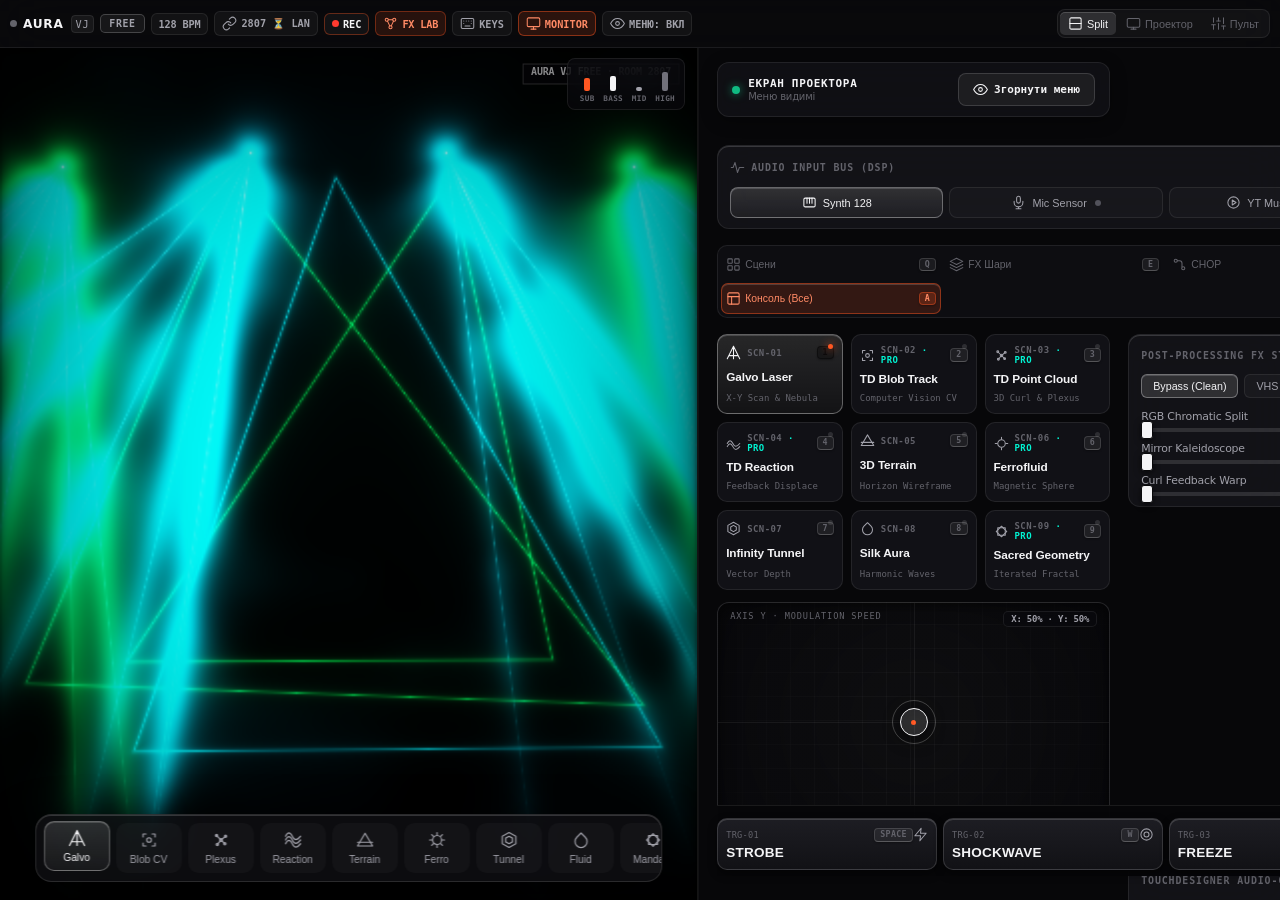
<file: index.html>
<!doctype html>
<html lang="uk">
  <head>
    <meta charset="UTF-8" />
    <meta
      name="viewport"
      content="width=device-width, initial-scale=1.0, maximum-scale=1.0, user-scalable=no, viewport-fit=cover"
    />
    <meta name="theme-color" content="#09090b" />
    <meta name="apple-mobile-web-app-capable" content="yes" />
    <meta name="apple-mobile-web-app-status-bar-style" content="black-translucent" />
    <meta name="apple-mobile-web-app-title" content="AURA VJ PRO" />
    <meta http-equiv="Cache-Control" content="no-cache, no-store, must-revalidate" />
    <meta http-equiv="Pragma" content="no-cache" />
    <meta http-equiv="Expires" content="0" />
    <link rel="manifest" href="manifest.json" />
    <title>AURA VJ PRO — Spatial Projection & FX Studio</title>
    <link rel="stylesheet" href="style.css?v=2.6.0" />
  </head>
  <body data-view="split">
    <!-- ВЕРХНЯ ПАНЕЛЬ СТАТУСУ (PRO STUDIO TOP BAR) -->
    <header class="top-bar" id="topBar">
      <div class="brand-status">
        <span class="pulse-dot" id="beatLed"></span>
        <span class="brand-title">AURA <strong>VJ</strong></span>
        <button
          class="pro-status-pill"
          id="btnProBadge"
          title="Керування ліцензією AURA VJ PRO та комерційними функціями"
        >
          <span id="proBadgeText">FREE</span>
        </button>
        <span class="bpm-pill" id="bpmDisplay">128 BPM</span>
        <button
          class="room-pill"
          id="btnRoomBadge"
          title="З'єднати iPhone та Проектор за QR/кодом кімнати"
        >
          <svg class="ico" viewBox="0 0 24 24">
            <path d="M10 13a5 5 0 0 0 7.54.54l3-3a5 5 0 0 0-7.07-7.07l-1.72 1.71" />
            <path d="M14 11a5 5 0 0 0-7.54-.54l-3 3a5 5 0 0 0 7.07 7.07l1.71-1.71" />
          </svg>
          <span id="roomCodeText">----</span>
        </button>
        <button
          class="room-pill rec-pill"
          id="btnRecordVideo"
          title="Записати 60 FPS відео зі звуком для TikTok / Instagram Reels"
        >
          <span class="rec-dot"></span>
          <span id="recBtnText">REC</span>
        </button>
        <a
          href="studio.html"
          class="room-pill studio-link-pill"
          id="btnOpenStudio"
          title="Відкрити окремий конструктор ефектів TouchDesigner & Filmora"
        >
          <svg class="ico" viewBox="0 0 24 24">
            <circle cx="6" cy="6" r="2.5" />
            <circle cx="18" cy="6" r="2.5" />
            <circle cx="12" cy="18" r="2.5" />
            <path d="M8.5 6h7M7.2 8.2l3.6 7.6M16.8 8.2l-3.6 7.6" />
          </svg>
          <span>FX LAB</span>
        </a>
        <button
          class="room-pill shortcuts-btn"
          id="btnShortcuts"
          title="Гарячі клавіші для десктопу (Клавіша ? або H)"
        >
          <svg class="ico" viewBox="0 0 24 24">
            <rect x="2" y="4" width="20" height="16" rx="2" />
            <line x1="6" y1="8" x2="6" y2="8" />
            <line x1="10" y1="8" x2="10" y2="8" />
            <line x1="14" y1="8" x2="14" y2="8" />
            <line x1="18" y1="8" x2="18" y2="8" />
            <line x1="6" y1="12" x2="6" y2="12" />
            <line x1="18" y1="12" x2="18" y2="12" />
            <line x1="8" y1="16" x2="16" y2="16" />
          </svg>
          <span>KEYS</span>
        </button>
        <button
          class="room-pill monitor-btn active"
          id="btnToggleMonitor"
          title="Сховати/показати Live Program Monitor на десктопі (Клавіша P)"
        >
          <svg class="ico" viewBox="0 0 24 24">
            <rect x="2" y="3" width="20" height="14" rx="2" />
            <line x1="8" y1="21" x2="16" y2="21" />
            <line x1="12" y1="17" x2="12" y2="21" />
          </svg>
          <span id="monitorBtnText">MONITOR</span>
        </button>
        <button
          class="room-pill hud-toggle-btn"
          id="btnToggleProjectorHud"
          title="Згорнути/розгорнути меню (верхнє та нижнє) на проекторі (Клавіша U)"
        >
          <svg class="ico" id="icoTopBarHud" viewBox="0 0 24 24">
            <path d="M1 12s4-8 11-8 11 8 11 8-4 8-11 8-11-8-11-8z" />
            <circle cx="12" cy="12" r="3" />
          </svg>
          <span id="txtTopBarHud">МЕНЮ: ВКЛ</span>
        </button>
      </div>

      <div class="view-switcher" role="tablist" aria-label="Режим екрана">
        <button
          class="view-btn active"
          data-target-view="split"
          title="Екран проектора + Пульт на одному екрані"
        >
          <svg class="ico" viewBox="0 0 24 24">
            <rect x="3" y="3" width="18" height="18" rx="2" />
            <line x1="3" y1="12" x2="21" y2="12" />
          </svg>
          <span>Split</span>
        </button>
        <button
          class="view-btn"
          data-target-view="projector"
          title="Повний екран для Проектора та Smart TV"
        >
          <svg class="ico" viewBox="0 0 24 24">
            <rect x="2" y="4" width="20" height="14" rx="2" />
            <line x1="8" y1="21" x2="16" y2="21" />
            <line x1="12" y1="18" x2="12" y2="21" />
          </svg>
          <span>Проектор</span>
        </button>
        <button
          class="view-btn"
          data-target-view="remote"
          title="Повноекранний VJ-пульт для смартфона"
        >
          <svg class="ico" viewBox="0 0 24 24">
            <line x1="4" y1="21" x2="4" y2="14" />
            <line x1="4" y1="10" x2="4" y2="3" />
            <line x1="12" y1="21" x2="12" y2="12" />
            <line x1="12" y1="8" x2="12" y2="3" />
            <line x1="20" y1="21" x2="20" y2="16" />
            <line x1="20" y1="12" x2="20" y2="3" />
            <line x1="1" y1="14" x2="7" y2="14" />
            <line x1="9" y1="8" x2="15" y2="8" />
            <line x1="17" y1="16" x2="23" y2="16" />
          </svg>
          <span>Пульт</span>
        </button>
      </div>
    </header>

    <!-- СЕКЦІЯ 1: ЕКРАН ПРОЕКТОРА / SMART TV (WebGL Shader Canvas + TD CV Overlay + Spatial Glass Dock) -->
    <section class="projector-stage" id="projectorStage">
      <canvas id="shaderCanvas"></canvas>
      <canvas id="tdOverlayCanvas" class="td-overlay-canvas"></canvas>

      <!-- Приховані елементи для Відео / Камери / Фото текстури (Media TOP) -->
      <video id="customVideoEl" playsinline muted loop hidden></video>
      <img id="customImageEl" alt="" hidden />

      <!-- Живий міні-індикатор 4 частотних смуг DSP (Sub-Bass, Bass, Mid, High) -->
      <div class="dsp-telemetry-hud" id="dspHud">
        <div class="band-meter">
          <div class="band-fill sub" id="meterSub"></div>
          <span>SUB</span>
        </div>
        <div class="band-meter">
          <div class="band-fill bass" id="meterBass"></div>
          <span>BASS</span>
        </div>
        <div class="band-meter">
          <div class="band-fill mid" id="meterMid"></div>
          <span>MID</span>
        </div>
        <div class="band-meter">
          <div class="band-fill high" id="meterHigh"></div>
          <span>HIGH</span>
        </div>
      </div>

      <!-- Spatial Glass Dock (автоматично ховається в режимі Проектора) -->
      <nav
        class="projector-dock"
        id="projectorDock"
        aria-label="Панель керування проектором (підтримує пульт Smart TV)"
      >
        <button class="dock-item active" data-mode="lasers" tabindex="0">
          <svg class="ico ico-lg" viewBox="0 0 24 24">
            <path d="M12 2L2 22M12 2l10 20M12 2v20M4.5 17h15" />
          </svg>
          <span class="dock-label">Galvo</span>
        </button>
        <button class="dock-item" data-mode="blobtrack" tabindex="-1">
          <svg class="ico ico-lg" viewBox="0 0 24 24">
            <path d="M4 8V4h4M16 4h4v4M20 16v4h-4M8 20H4v-4" />
            <circle cx="12" cy="12" r="3" />
          </svg>
          <span class="dock-label">Blob CV</span>
        </button>
        <button class="dock-item" data-mode="pointcloud" tabindex="-1">
          <svg class="ico ico-lg" viewBox="0 0 24 24">
            <circle cx="6" cy="6" r="1.5" />
            <circle cx="18" cy="7" r="1.5" />
            <circle cx="12" cy="12" r="2" />
            <circle cx="7" cy="18" r="1.5" />
            <circle cx="17" cy="17" r="1.5" />
            <path d="M6 6l6 6 6-5M7 18l5-6 5 5" />
          </svg>
          <span class="dock-label">Plexus</span>
        </button>
        <button class="dock-item" data-mode="reaction" tabindex="-1">
          <svg class="ico ico-lg" viewBox="0 0 24 24">
            <path d="M2 12c3-6 6-6 9 0s6 6 11 0" />
            <path d="M2 17c3-6 6-6 9 0s6 6 11 0" />
            <path d="M2 7c3-6 6-6 9 0s6 6 11 0" />
          </svg>
          <span class="dock-label">Reaction</span>
        </button>
        <button class="dock-item" data-mode="synthwave" tabindex="-1">
          <svg class="ico ico-lg" viewBox="0 0 24 24">
            <polygon points="12 3 2 20 22 20 12 3" />
            <line x1="2" y1="15" x2="22" y2="15" />
          </svg>
          <span class="dock-label">Terrain</span>
        </button>
        <button class="dock-item" data-mode="ferrofluid" tabindex="-1">
          <svg class="ico ico-lg" viewBox="0 0 24 24">
            <circle cx="12" cy="12" r="6" />
            <path d="M12 2v3M12 19v3M2 12h3M19 12h3M4.9 4.9l2.1 2.1M17 17l2.1 2.1M4.9 19.1L7 17M17 7l2.1-2.1" />
          </svg>
          <span class="dock-label">Ferro</span>
        </button>
        <button class="dock-item" data-mode="tunnel" tabindex="-1">
          <svg class="ico ico-lg" viewBox="0 0 24 24">
            <polygon points="12 2 21 7 21 17 12 22 3 17 3 7 12 2" />
            <polygon points="12 7 16.5 9.5 16.5 14.5 12 17 7.5 14.5 7.5 9.5 12 7" />
          </svg>
          <span class="dock-label">Tunnel</span>
        </button>
        <button class="dock-item" data-mode="liquid" tabindex="-1">
          <svg class="ico ico-lg" viewBox="0 0 24 24">
            <path d="M12 2.69l5.66 5.66a8 8 0 1 1-11.31 0z" />
          </svg>
          <span class="dock-label">Fluid</span>
        </button>
        <button class="dock-item" data-mode="fractal" tabindex="-1">
          <svg class="ico ico-lg" viewBox="0 0 24 24">
            <rect x="6" y="6" width="12" height="12" transform="rotate(45 12 12)" />
            <rect x="6" y="6" width="12" height="12" />
          </svg>
          <span class="dock-label">Mandala</span>
        </button>
        <button class="dock-item dock-action" id="btnQrModal" tabindex="-1">
          <svg class="ico ico-lg" viewBox="0 0 24 24">
            <rect x="3" y="3" width="7" height="7" />
            <rect x="14" y="3" width="7" height="7" />
            <rect x="3" y="14" width="7" height="7" />
            <path d="M14 14h3v3h-3zM18 18h3v3h-3z" />
          </svg>
          <span class="dock-label">Sync QR</span>
        </button>
        <button class="dock-item dock-action" id="btnDockToggleHud" tabindex="-1" title="Згорнути меню (Клавіша U)">
          <svg class="ico ico-lg" viewBox="0 0 24 24">
            <path d="M17.94 17.94A10.07 10.07 0 0 1 12 20c-7 0-11-8-11-8a18.45 18.45 0 0 1 5.06-5.94M9.9 4.24A9.12 9.12 0 0 1 12 4c7 0 11 8 11 8a18.5 18.5 0 0 1-2.16 3.19m-6.72-1.07a3 3 0 1 1-4.24-4.24" />
            <line x1="1" y1="1" x2="23" y2="23" />
          </svg>
          <span class="dock-label">Hide UI</span>
        </button>
        <button class="dock-item dock-action" id="btnFullscreen" tabindex="-1">
          <svg class="ico ico-lg" viewBox="0 0 24 24">
            <path d="M8 3H5a2 2 0 0 0-2 2v3m18 0V5a2 2 0 0 0-2-2h-3m0 18h3a2 2 0 0 0 2-2v-3M3 16v3a2 2 0 0 0 2 2h3" />
          </svg>
          <span class="dock-label">Full</span>
        </button>
      </nav>

      <!-- Плаваюча кнопка швидкого повернення меню при наведенні миші чи дотику на проекторі -->
      <button class="floating-restore-hud-btn" id="btnFloatingRestoreHud" title="Розгорнути меню (Клавіша U)">
        <svg class="ico" viewBox="0 0 24 24">
          <path d="M1 12s4-8 11-8 11 8 11 8-4 8-11 8-11-8-11-8z" />
          <circle cx="12" cy="12" r="3" />
        </svg>
        <span>РОЗГОРНУТИ МЕНЮ</span>
      </button>

      <!-- Сповіщення про наявність оновлення APK -->
      <div class="apk-update-banner" id="apkUpdateBanner">
        <div class="apk-update-text">
          <svg class="ico" viewBox="0 0 24 24"><path d="M21 15v4a2 2 0 0 1-2 2H5a2 2 0 0 1-2-2v-4M7 10l5 5 5-5M12 15V3"/></svg>
          <span>Доступне оновлення AURA VJ!</span>
        </div>
        <div class="apk-update-actions" style="display:inline-flex;gap:6px;align-items:center;">
          <button class="btn-banner-update" id="btnBannerUpdateApk">ОНОВИТИ ⬇️</button>
          <button class="btn-banner-close" id="btnCloseApkBanner" type="button" title="Закрити" style="background:transparent;border:none;color:white;cursor:pointer;font-size:16px;padding:2px 6px;opacity:0.8;">✕</button>
        </div>
      </div>
    </section>

    <!-- СЕКЦІЯ 2: PRO STUDIO CONTROLLER DECK -->
    <section class="mobile-vj-deck" id="mobileDeck" aria-label="Мобільний VJ Пульт">
      <!-- ПАНЕЛЬ КЕРУВАННЯ ЕКРАНОМ ПРОЕКТОРА З ТЕЛЕФОНУ -->
      <div class="projector-remote-bar" id="projectorRemoteBar">
        <div class="remote-bar-info">
          <span class="live-dot" id="dotProjectorHudStatus"></span>
          <div class="remote-bar-texts">
            <span class="remote-bar-title">ЕКРАН ПРОЕКТОРА</span>
            <span class="remote-bar-sub" id="txtRemoteProjectorHudState">Меню видимі</span>
          </div>
        </div>
        <div class="remote-bar-actions">
          <button
            class="btn-toggle-hud-remote"
            id="btnRemoteToggleHud"
            type="button"
            title="Згорнути/розгорнути верхнє та нижнє меню на проекторі"
          >
            <svg class="ico" id="icoRemoteHud" viewBox="0 0 24 24">
              <path d="M1 12s4-8 11-8 11 8 11 8-4 8-11 8-11-8-11-8z" />
              <circle cx="12" cy="12" r="3" />
            </svg>
            <span id="lblRemoteToggleHud">Згорнути меню</span>
          </button>
        </div>
      </div>

      <!-- Банер швидкого підключення мікрофона для мобільного пульта -->
      <div class="mic-start-banner" id="micStartBanner">
        <div class="mic-start-content">
          <svg class="ico ico-pulse" viewBox="0 0 24 24">
            <rect x="9" y="2" width="6" height="11" rx="3" />
            <path d="M19 10v2a7 7 0 0 1-14 0v-2M12 19v3M8 22h8" />
          </svg>
          <div class="mic-start-texts">
            <strong>Синхронізація мікрофона</strong>
            <span>Торкніться, щоб транслювати звук на проектор</span>
          </div>
        </div>
        <button class="btn-mic-start" id="btnStartRemoteMic">СТАРТ 🎙️</button>
      </div>

      <!-- Джерело аудіосигналу DSP -->
      <div class="deck-card source-strip">
        <div class="strip-header">
          <span class="strip-title">
            <svg class="ico" viewBox="0 0 24 24">
              <path d="M2 12h3l3-8 4 16 3-8h7" />
            </svg>
            AUDIO INPUT BUS (DSP)
          </span>
          <div class="strip-actions">
            <button class="mic-boost-pill" id="btnMicBoost" title="Чутливість мікрофона (Boost x1 / x2.5 / x4.5)">
              <svg class="ico" viewBox="0 0 24 24"><polygon points="13 2 3 14 12 14 11 22 21 10 12 10 13 2"/></svg>
              <span id="txtMicBoost">BOOST 2.5X</span>
            </button>
            <label class="toggle-pill" title="Вимкнути/увімкнути звук синтезатора">
              <input type="checkbox" id="chkSynthAudio" checked />
              <span>SYNTH MONITOR</span>
            </label>
          </div>
        </div>
        <div class="source-pills" id="sourceContainer">
          <button class="src-pill active" data-source="synth" tabindex="0">
            <svg class="ico" viewBox="0 0 24 24">
              <rect x="3" y="5" width="18" height="14" rx="2" />
              <line x1="8" y1="5" x2="8" y2="13" />
              <line x1="12" y1="5" x2="12" y2="13" />
              <line x1="16" y1="5" x2="16" y2="13" />
            </svg>
            <span>Synth 128</span>
          </button>
          <button class="src-pill" data-source="mic" tabindex="-1">
            <svg class="ico" viewBox="0 0 24 24">
              <rect x="9" y="2" width="6" height="11" rx="3" />
              <path d="M19 10v2a7 7 0 0 1-14 0v-2M12 19v3M8 22h8" />
            </svg>
            <span>Mic Sensor</span>
            <span class="mic-live-dot" id="micLiveDot" title="Активний захват аудіо"></span>
          </button>
          <button class="src-pill" data-source="native_android" tabindex="-1">
            <svg class="ico" viewBox="0 0 24 24">
              <polygon points="10 8 16 12 10 16 10 8" />
              <circle cx="12" cy="12" r="9" />
            </svg>
            <span>YT Music (APK)</span>
          </button>
          <button class="src-pill" data-source="file" tabindex="-1">
            <svg class="ico" viewBox="0 0 24 24">
              <path d="M9 18V5l12-2v13" />
              <circle cx="6" cy="18" r="3" />
              <circle cx="18" cy="16" r="3" />
            </svg>
            <span>Audio File</span>
          </button>
        </div>
        <input type="file" id="audioFileInput" accept="audio/*" hidden />
      </div>

      <!-- Вкладки студії: Сцени / Filmora FX / TouchDesigner CHOP Ноди / Відео & Камера -->
      <div class="studio-tabs" role="tablist" aria-label="Інструменти VJ-студії">
        <button class="studio-tab active" data-tab="tabScenes" role="tab">
          <svg class="ico" viewBox="0 0 24 24">
            <rect x="3" y="3" width="7" height="7" rx="1" />
            <rect x="14" y="3" width="7" height="7" rx="1" />
            <rect x="3" y="14" width="7" height="7" rx="1" />
            <rect x="14" y="14" width="7" height="7" rx="1" />
          </svg>
          <span>Сцени</span>
          <span class="kbd-hint">Q</span>
        </button>
        <button class="studio-tab" data-tab="tabFilmoraFx" role="tab">
          <svg class="ico" viewBox="0 0 24 24">
            <polygon points="12 2 2 7 12 12 22 7 12 2" />
            <polyline points="2 12 12 17 22 12" />
            <polyline points="2 17 12 22 22 17" />
          </svg>
          <span>FX Шари</span>
          <span class="kbd-hint">E</span>
        </button>
        <button class="studio-tab" data-tab="tabTdNodes" role="tab">
          <svg class="ico" viewBox="0 0 24 24">
            <circle cx="6" cy="6" r="2.5" />
            <circle cx="18" cy="18" r="2.5" />
            <path d="M8.5 6H12a4 4 0 0 1 4 4v5.5" />
          </svg>
          <span>CHOP</span>
          <span class="kbd-hint">R</span>
        </button>
        <button class="studio-tab" data-tab="tabMediaTop" role="tab">
          <svg class="ico" viewBox="0 0 24 24">
            <polygon points="23 7 16 12 23 17 23 7" />
            <rect x="1" y="5" width="15" height="14" rx="2" />
          </svg>
          <span>Медіа</span>
          <span class="kbd-hint">T</span>
        </button>
        <button
          class="studio-tab desktop-only-tab"
          data-tab="tabAll"
          role="tab"
          title="Повний пульт: всі 4 рэки одночасно (Клавіша A)"
        >
          <svg class="ico" viewBox="0 0 24 24">
            <rect x="3" y="3" width="18" height="18" rx="2" />
            <line x1="3" y1="9" x2="21" y2="9" />
            <line x1="9" y1="21" x2="9" y2="9" />
          </svg>
          <span>Консоль (Все)</span>
          <span class="kbd-hint">A</span>
        </button>
      </div>

      <!-- ВКЛАДКА 1: 9 ГЕНЕРАТИВНИХ СЦЕН + XY MORPH TOUCHPAD -->
      <div class="studio-panel active" id="tabScenes">
        <div class="preset-grid" id="presetGrid" aria-label="Візуальні сцени">
          <button class="vj-pad active" data-mode="lasers" tabindex="0">
            <div class="pad-top-row">
              <svg class="ico" viewBox="0 0 24 24">
                <path d="M12 2L2 22M12 2l10 20M12 2v20M4.5 17h15" />
              </svg>
              <span class="pad-code">SCN-01</span>
              <span class="kbd-hint">1</span>
            </div>
            <span class="pad-name">Galvo Laser</span>
            <span class="pad-sub">X-Y Scan & Nebula</span>
          </button>

          <button class="vj-pad" data-mode="blobtrack" tabindex="-1">
            <div class="pad-top-row">
              <svg class="ico" viewBox="0 0 24 24">
                <path d="M4 8V4h4M16 4h4v4M20 16v4h-4M8 20H4v-4" />
                <circle cx="12" cy="12" r="3" />
              </svg>
              <span class="pad-code">SCN-02</span>
              <span class="kbd-hint">2</span>
            </div>
            <span class="pad-name">TD Blob Track</span>
            <span class="pad-sub">Computer Vision CV</span>
          </button>

          <button class="vj-pad" data-mode="pointcloud" tabindex="-1">
            <div class="pad-top-row">
              <svg class="ico" viewBox="0 0 24 24">
                <circle cx="6" cy="6" r="1.5" />
                <circle cx="18" cy="7" r="1.5" />
                <circle cx="12" cy="12" r="2" />
                <circle cx="7" cy="18" r="1.5" />
                <circle cx="17" cy="17" r="1.5" />
                <path d="M6 6l6 6 6-5M7 18l5-6 5 5" />
              </svg>
              <span class="pad-code">SCN-03</span>
              <span class="kbd-hint">3</span>
            </div>
            <span class="pad-name">TD Point Cloud</span>
            <span class="pad-sub">3D Curl & Plexus</span>
          </button>

          <button class="vj-pad" data-mode="reaction" tabindex="-1">
            <div class="pad-top-row">
              <svg class="ico" viewBox="0 0 24 24">
                <path d="M2 12c3-6 6-6 9 0s6 6 11 0" />
                <path d="M2 17c3-6 6-6 9 0s6 6 11 0" />
              </svg>
              <span class="pad-code">SCN-04</span>
              <span class="kbd-hint">4</span>
            </div>
            <span class="pad-name">TD Reaction</span>
            <span class="pad-sub">Feedback Displace</span>
          </button>

          <button class="vj-pad" data-mode="synthwave" tabindex="-1">
            <div class="pad-top-row">
              <svg class="ico" viewBox="0 0 24 24">
                <polygon points="12 3 2 20 22 20 12 3" />
                <line x1="2" y1="15" x2="22" y2="15" />
              </svg>
              <span class="pad-code">SCN-05</span>
              <span class="kbd-hint">5</span>
            </div>
            <span class="pad-name">3D Terrain</span>
            <span class="pad-sub">Horizon Wireframe</span>
          </button>

          <button class="vj-pad" data-mode="ferrofluid" tabindex="-1">
            <div class="pad-top-row">
              <svg class="ico" viewBox="0 0 24 24">
                <circle cx="12" cy="12" r="6" />
                <path d="M12 2v3M12 19v3M2 12h3M19 12h3" />
              </svg>
              <span class="pad-code">SCN-06</span>
              <span class="kbd-hint">6</span>
            </div>
            <span class="pad-name">Ferrofluid</span>
            <span class="pad-sub">Magnetic Sphere</span>
          </button>

          <button class="vj-pad" data-mode="tunnel" tabindex="-1">
            <div class="pad-top-row">
              <svg class="ico" viewBox="0 0 24 24">
                <polygon points="12 2 21 7 21 17 12 22 3 17 3 7 12 2" />
                <polygon points="12 7 16.5 9.5 16.5 14.5 12 17 7.5 14.5 7.5 9.5 12 7" />
              </svg>
              <span class="pad-code">SCN-07</span>
              <span class="kbd-hint">7</span>
            </div>
            <span class="pad-name">Infinity Tunnel</span>
            <span class="pad-sub">Vector Depth</span>
          </button>

          <button class="vj-pad" data-mode="liquid" tabindex="-1">
            <div class="pad-top-row">
              <svg class="ico" viewBox="0 0 24 24">
                <path d="M12 2.69l5.66 5.66a8 8 0 1 1-11.31 0z" />
              </svg>
              <span class="pad-code">SCN-08</span>
              <span class="kbd-hint">8</span>
            </div>
            <span class="pad-name">Silk Aura</span>
            <span class="pad-sub">Harmonic Waves</span>
          </button>

          <button class="vj-pad" data-mode="fractal" tabindex="-1">
            <div class="pad-top-row">
              <svg class="ico" viewBox="0 0 24 24">
                <rect x="6" y="6" width="12" height="12" transform="rotate(45 12 12)" />
                <rect x="6" y="6" width="12" height="12" />
              </svg>
              <span class="pad-code">SCN-09</span>
              <span class="kbd-hint">9</span>
            </div>
            <span class="pad-name">Sacred Geometry</span>
            <span class="pad-sub">Iterated Fractal</span>
          </button>
        </div>

        <!-- Інтерактивний XY MORPH TOUCHPAD -->
        <div class="xy-pad-wrapper">
          <div class="xy-pad" id="xyPad" title="Керування XY модуляцією (Перетягування мишею, стрілки на клавіатурі, подвійний клік для центрування)">
            <span class="xy-axis-label top">AXIS Y · MODULATION SPEED</span>
            <span class="xy-coords-badge" id="xyCoordsBadge">X: 50% · Y: 50%</span>
            <span class="xy-axis-label bottom">AXIS X · GEOMETRY SPREAD</span>
            <div class="xy-puck" id="xyPuck" style="left: 50%; top: 50%">
              <div class="xy-puck-ring"></div>
            </div>
          </div>
        </div>
      </div>

      <!-- ВКЛАДКА 2: КОНСТРУКТОР ШАРІВ FILMORA FX (НАКЛАДАЮТЬСЯ ОДНОЧАСНО) -->
      <div class="studio-panel" id="tabFilmoraFx">
        <div class="deck-card fx-studio-card">
          <div class="strip-header">
            <span class="strip-title">POST-PROCESSING FX STACK</span>
            <label class="toggle-pill">
              <input type="checkbox" id="chkBlobHud" />
              <span>TD CV OVERLAY</span>
            </label>
          </div>
          <div class="fx-preset-chips" id="fxPresetBar">
            <button class="fx-chip active" data-fx-preset="clean">Bypass (Clean)</button>
            <button class="fx-chip" data-fx-preset="vhs">VHS Glitch</button>
            <button class="fx-chip" data-fx-preset="td_cv">TD Blob Vision</button>
            <button class="fx-chip" data-fx-preset="acid">Mirror Kaleido</button>
            <button class="fx-chip" data-fx-preset="led">LED Matrix</button>
          </div>

          <div class="fx-sliders-grid">
            <div class="fx-slider-row">
              <div class="fx-slider-label">
                <span>RGB Chromatic Split</span>
                <strong id="val_rgbSplit">0%</strong>
              </div>
              <input
                type="range"
                class="fx-range"
                data-fx="rgbSplit"
                min="0"
                max="100"
                value="0"
              />
            </div>

            <div class="fx-slider-row">
              <div class="fx-slider-label">
                <span>VHS Slice Glitch</span>
                <strong id="val_glitch">0%</strong>
              </div>
              <input
                type="range"
                class="fx-range"
                data-fx="glitch"
                min="0"
                max="100"
                value="0"
              />
            </div>

            <div class="fx-slider-row">
              <div class="fx-slider-label">
                <span>Mirror Kaleidoscope</span>
                <strong id="val_kaleido">0%</strong>
              </div>
              <input
                type="range"
                class="fx-range"
                data-fx="kaleido"
                min="0"
                max="100"
                value="0"
              />
            </div>

            <div class="fx-slider-row">
              <div class="fx-slider-label">
                <span>Sobel Edge Contour</span>
                <strong id="val_edges">0%</strong>
              </div>
              <input
                type="range"
                class="fx-range"
                data-fx="edges"
                min="0"
                max="100"
                value="0"
              />
            </div>

            <div class="fx-slider-row">
              <div class="fx-slider-label">
                <span>Curl Feedback Warp</span>
                <strong id="val_feedback">0%</strong>
              </div>
              <input
                type="range"
                class="fx-range"
                data-fx="feedback"
                min="0"
                max="100"
                value="0"
              />
            </div>

            <div class="fx-slider-row">
              <div class="fx-slider-label">
                <span>Halftone LED Matrix</span>
                <strong id="val_pixelate">0%</strong>
              </div>
              <input
                type="range"
                class="fx-range"
                data-fx="pixelate"
                min="0"
                max="100"
                value="0"
              />
            </div>
          </div>
        </div>
      </div>

      <!-- ВКЛАДКА 3: TOUCHDESIGNER AUDIO-CHOP МАТРИЦЯ МОДУЛЯЦІЇ ТА ЗБЕРЕЖЕННЯ ПРЕСЕТІВ -->
      <div class="studio-panel" id="tabTdNodes">
        <div class="deck-card td-patch-card">
          <div class="strip-header">
            <span class="strip-title">TOUCHDESIGNER AUDIO-CHOP ROUTER</span>
            <div class="td-header-actions">
              <button class="mini-action-btn" id="btnRandomPatch">RANDOMIZE</button>
              <button class="mini-action-btn save" id="btnSaveUserPreset">SAVE PATCH</button>
            </div>
          </div>
          <p class="td-hint">
            Призначте частотний канал аудіо (CHOP Export) для автоматичної модуляції кожного FX-параметра:
          </p>

          <div class="chop-matrix">
            <div class="chop-row">
              <span class="chop-param">RGB Split</span>
              <select class="chop-select" data-chop="rgbSplit">
                <option value="none">Manual Only</option>
                <option value="subBass" selected>SUB (20-60Hz)</option>
                <option value="bass">BASS (60-250Hz)</option>
                <option value="mid">MID (250-2.5kHz)</option>
                <option value="high">HIGH (2.5-16kHz)</option>
                <option value="lfo">LFO Sine Wave</option>
              </select>
              <div class="chop-meter"><div class="chop-bar" id="chopBar_rgbSplit"></div></div>
            </div>

            <div class="chop-row">
              <span class="chop-param">VHS Glitch</span>
              <select class="chop-select" data-chop="glitch">
                <option value="none" selected>Manual Only</option>
                <option value="subBass">SUB (20-60Hz)</option>
                <option value="bass">BASS (60-250Hz)</option>
                <option value="mid">MID (250-2.5kHz)</option>
                <option value="high">HIGH (2.5-16kHz)</option>
                <option value="lfo">LFO Sine Wave</option>
              </select>
              <div class="chop-meter"><div class="chop-bar" id="chopBar_glitch"></div></div>
            </div>

            <div class="chop-row">
              <span class="chop-param">Kaleidoscope</span>
              <select class="chop-select" data-chop="kaleido">
                <option value="none" selected>Manual Only</option>
                <option value="subBass">SUB (20-60Hz)</option>
                <option value="bass">BASS (60-250Hz)</option>
                <option value="mid">MID (250-2.5kHz)</option>
                <option value="high">HIGH (2.5-16kHz)</option>
                <option value="lfo">LFO Sine Wave</option>
              </select>
              <div class="chop-meter"><div class="chop-bar" id="chopBar_kaleido"></div></div>
            </div>

            <div class="chop-row">
              <span class="chop-param">Edge Contour</span>
              <select class="chop-select" data-chop="edges">
                <option value="none" selected>Manual Only</option>
                <option value="subBass">SUB (20-60Hz)</option>
                <option value="bass">BASS (60-250Hz)</option>
                <option value="mid">MID (250-2.5kHz)</option>
                <option value="high">HIGH (2.5-16kHz)</option>
                <option value="lfo">LFO Sine Wave</option>
              </select>
              <div class="chop-meter"><div class="chop-bar" id="chopBar_edges"></div></div>
            </div>

            <div class="chop-row">
              <span class="chop-param">Feedback Warp</span>
              <select class="chop-select" data-chop="feedback">
                <option value="none">Manual Only</option>
                <option value="subBass">SUB (20-60Hz)</option>
                <option value="bass" selected>BASS (60-250Hz)</option>
                <option value="mid">MID (250-2.5kHz)</option>
                <option value="high">HIGH (2.5-16kHz)</option>
                <option value="lfo">LFO Sine Wave</option>
              </select>
              <div class="chop-meter"><div class="chop-bar" id="chopBar_feedback"></div></div>
            </div>

            <div class="chop-row">
              <span class="chop-param">LED Matrix</span>
              <select class="chop-select" data-chop="pixelate">
                <option value="none" selected>Manual Only</option>
                <option value="subBass">SUB (20-60Hz)</option>
                <option value="bass">BASS (60-250Hz)</option>
                <option value="mid">MID (250-2.5kHz)</option>
                <option value="high">HIGH (2.5-16kHz)</option>
                <option value="lfo">LFO Sine Wave</option>
              </select>
              <div class="chop-meter"><div class="chop-bar" id="chopBar_pixelate"></div></div>
            </div>
          </div>

          <div class="user-presets-bar" id="userPresetsBar"></div>
        </div>
      </div>

      <!-- ВКЛАДКА 4: МЕДІА-МІКШЕР (ВЛАСНЕ ВІДЕО / ФОТО / ЖИВА КАМЕРА ПІД ШЕЙДЕРИ) -->
      <div class="studio-panel" id="tabMediaTop">
        <div class="deck-card media-top-card">
          <div class="strip-header">
            <span class="strip-title">VIDEO / CAMERA INPUT (MEDIA TOP)</span>
            <button class="mini-action-btn" id="btnClearMedia">EJECT MEDIA</button>
          </div>
          <p class="td-hint">
            Завантажте відеокліп, фото або увімкніть живу камеру для накладання шейдерів та ефектів:
          </p>

          <div class="media-buttons-row">
            <button class="media-btn" id="btnUploadMedia">
              <svg class="ico" viewBox="0 0 24 24">
                <path d="M21 15v4a2 2 0 0 1-2 2H5a2 2 0 0 1-2-2v-4" />
                <polyline points="17 8 12 3 7 8" />
                <line x1="12" y1="3" x2="12" y2="15" />
              </svg>
              <span>Load Video / Image</span>
            </button>
            <button class="media-btn" id="btnLiveCamera">
              <svg class="ico" viewBox="0 0 24 24">
                <polygon points="23 7 16 12 23 17 23 7" />
                <rect x="1" y="5" width="15" height="14" rx="2" />
              </svg>
              <span>Live Camera Input</span>
            </button>
          </div>
          <input
            type="file"
            id="mediaFileInput"
            accept="video/*,image/*"
            hidden
          />

          <div class="fx-slider-row" style="margin-top: 10px">
            <div class="fx-slider-label">
              <span>Media Mix Level (Video ↔ Shader)</span>
              <strong id="val_mediaMix">0%</strong>
            </div>
            <input
              type="range"
              id="rangeMediaMix"
              min="0"
              max="100"
              value="0"
            />
          </div>

          <div class="fx-preset-chips" style="margin-top: 10px">
            <button class="fx-chip active" data-media-mode="0">
              Screen Composite
            </button>
            <button class="fx-chip" data-media-mode="1">
              Audio Bass Displace
            </button>
            <button class="fx-chip" data-media-mode="2">
              Luma Contour Mask
            </button>
          </div>

          <!-- B2B VENUE OVERLAY & KEYSTONE ROOM MASKING (PRO FEATURES) -->
          <div class="pro-venue-box">
            <div class="strip-header" style="margin-top: 12px">
              <span class="strip-title">💎 B2B VENUE SIGN & KEYSTONE MASK (PRO)</span>
              <label class="toggle-pill">
                <input type="checkbox" id="chkVenueOverlay" />
                <span>SHOW SIGN</span>
              </label>
            </div>
            <div class="venue-inputs-row">
              <input
                type="text"
                id="inputVenueTitle"
                maxlength="28"
                placeholder="НАЗВА ЗАКЛАДУ / DJ (NEON BAR)"
              />
              <input
                type="text"
                id="inputVenueSub"
                maxlength="36"
                placeholder="Підпис (WIFI: aura2026 / @dj_max)"
              />
            </div>
            <div class="fx-sliders-grid" style="margin-top: 8px">
              <div class="fx-slider-row">
                <div class="fx-slider-label">
                  <span>Keystone Scale (Зум стіни)</span>
                  <strong id="val_keystoneScale">100%</strong>
                </div>
                <input
                  type="range"
                  id="rangeKeystoneScale"
                  min="50"
                  max="100"
                  value="100"
                />
              </div>
              <div class="fx-slider-row">
                <div class="fx-slider-label">
                  <span>Room Border Mask (Обрізка країв)</span>
                  <strong id="val_keystoneCrop">0%</strong>
                </div>
                <input
                  type="range"
                  id="rangeKeystoneCrop"
                  min="0"
                  max="35"
                  value="0"
                />
              </div>
            </div>
          </div>
        </div>
      </div>

      <!-- 4 ТАКТИЛЬНІ КЛАВІШІ TRG-FX (TEENAGE ENGINEERING SYNTH KEYS) -->
      <div class="fx-row" id="fxRow">
        <button class="fx-btn strobe" id="fxStrobe" title="Стробоскоп (Утримувати Space)">
          <div class="fx-btn-head">
            <small>TRG-01</small>
            <span class="kbd-hint">SPACE</span>
            <svg class="ico" viewBox="0 0 24 24">
              <polygon points="13 2 3 14 12 14 11 22 21 10 12 10 13 2" />
            </svg>
          </div>
          <span>STROBE</span>
        </button>
        <button class="fx-btn shockwave" id="fxShockwave" title="Ударна хвиля (Клавіша W)">
          <div class="fx-btn-head">
            <small>TRG-02</small>
            <span class="kbd-hint">W</span>
            <svg class="ico" viewBox="0 0 24 24">
              <circle cx="12" cy="12" r="9" />
              <circle cx="12" cy="12" r="4" />
            </svg>
          </div>
          <span>SHOCKWAVE</span>
        </button>
        <button class="fx-btn freeze" id="fxFreeze" title="Заморозка кадру (Клавіша F)">
          <div class="fx-btn-head">
            <small>TRG-03</small>
            <span class="kbd-hint">F</span>
            <svg class="ico" viewBox="0 0 24 24">
              <rect x="6" y="4" width="4" height="16" />
              <rect x="14" y="4" width="4" height="16" />
            </svg>
          </div>
          <span>FREEZE</span>
        </button>
        <button class="fx-btn colordrop" id="fxColorDrop" title="Зміна колірної палітри (Клавіша C)">
          <div class="fx-btn-head">
            <small>TRG-04</small>
            <span class="kbd-hint">C</span>
            <svg class="ico" viewBox="0 0 24 24">
              <circle cx="13.5" cy="6.5" r="2.5" />
              <circle cx="17.5" cy="10.5" r="2.5" />
              <circle cx="8.5" cy="7.5" r="2.5" />
              <circle cx="6.5" cy="12.5" r="2.5" />
              <path d="M12 2C6.5 2 2 6.5 2 12s4.5 10 10 10c.93 0 1.5-.67 1.5-1.5 0-.39-.15-.74-.39-1.01-.23-.26-.38-.61-.38-.99 0-.83.67-1.5 1.5-1.5H16c3.31 0 6-2.69 6-6 0-4.96-4.49-9-10-9z" />
            </svg>
          </div>
          <span>PALETTE</span>
        </button>
      </div>
    </section>

    <!-- Модальне вікно QR-підключення смартфона до проектора -->
    <div class="qr-modal" id="qrModal" hidden>
      <div class="qr-card">
        <h3>LAN SYNC · iPhone ↔ Projector</h3>
        <p>
          Скануйте QR-код камерою iPhone / Android для відкриття пульта у спільній Wi-Fi мережі (надшвидка передача звуку та ритму &lt; 1 ms):
        </p>
        <div class="qr-mode-switch" id="qrModeSwitch">
          <button class="qr-mode-btn active" id="btnQrModeHttps" type="button">🔒 HTTPS (3457 Мікрофон)</button>
          <button class="qr-mode-btn" id="btnQrModeHttp" type="button">⚡ HTTP (3456 Швидкий)</button>
        </div>
        <div class="qr-box" id="qrCodeBox"></div>
        <div class="room-input-row">
          <input
            type="text"
            id="roomInput"
            maxlength="8"
            placeholder="ROOM ID (4821)"
          />
          <button id="btnJoinRoom" class="join-room-btn">CONNECT</button>
        </div>
        <div class="remote-url" id="remoteUrlText"></div>
        <button class="copy-url-btn" id="btnCopyRemoteUrl" type="button">📋 СКОПІЮВАТИ ПОСИЛАННЯ</button>
        <button class="update-apk-btn" id="btnUpdateApkNative" style="display:none;margin-top:10px;width:100%;background:rgba(0,255,163,0.15);border:1px solid var(--neon);color:var(--neon);padding:8px;border-radius:6px;font-weight:bold;cursor:pointer;">🔄 ОНОВИТИ ДОДАТОК (APK) З МЕРЕЖІ</button>
        <button class="close-modal-btn" id="btnCloseQr">CLOSE</button>
      </div>
    </div>

    <!-- Модальне вікно комерційної підписки та активації AURA VJ PRO -->
    <div class="qr-modal" id="proModal" hidden>
      <div class="qr-card pro-modal-card">
        <div class="pro-modal-badge">COMMERCIAL & PRO STUDIO</div>
        <h3>AURA VJ <strong>PRO</strong> LICENSE</h3>
        <p id="proModalStatusDesc">
          Розблокуйте всі 9 TouchDesigner сцен, 6-шаровий Filmora FX стек, B2B-вивіску для закладів, Keystone-маску та приберіть водяний знак.
        </p>

        <div class="pro-plans-grid">
          <div class="pro-plan-card" data-plan="monthly">
            <span class="plan-name">CREATOR PASS</span>
            <strong class="plan-price">$4.99<small>/міс</small></strong>
            <span class="plan-sub">Всі 9 сцен + Без водяного знака</span>
          </div>
          <div class="pro-plan-card featured" data-plan="lifetime">
            <span class="plan-tag">BEST VALUE</span>
            <span class="plan-name">LIFETIME PRO</span>
            <strong class="plan-price">$24.99<small> назавжди</small></strong>
            <span class="plan-sub">FX Lab + CHOP + Keystone + B2B</span>
          </div>
        </div>

        <div class="room-input-row" style="margin-top: 12px">
          <input
            type="text"
            id="proLicenseInput"
            maxlength="24"
            placeholder="Ключ (напр. AURA-PRO-2026)"
          />
          <button id="btnActivateKey" class="join-room-btn pro-accent-btn">ACTIVATE</button>
        </div>

        <button id="btnInstantProDemo" class="pro-demo-btn">
          ⚡ Увімкнути PRO Режим (Тестова Активація в 1 клік)
        </button>

        <button class="close-modal-btn" id="btnCloseProModal" style="margin-top: 8px">
          CLOSE
        </button>
      </div>
    </div>

    <!-- Модальне вікно гарячих клавіш для десктопу (Keyboard Shortcuts) -->
    <div class="qr-modal shortcuts-modal" id="shortcutsModal" hidden>
      <div class="qr-card shortcuts-card">
        <div class="shortcuts-header">
          <div class="shortcuts-title-row">
            <svg class="ico ico-lg" viewBox="0 0 24 24">
              <rect x="2" y="4" width="20" height="16" rx="2" />
              <line x1="6" y1="8" x2="6" y2="8" />
              <line x1="10" y1="8" x2="10" y2="8" />
              <line x1="14" y1="8" x2="14" y2="8" />
              <line x1="18" y1="8" x2="18" y2="8" />
              <line x1="6" y1="12" x2="6" y2="12" />
              <line x1="18" y1="12" x2="18" y2="12" />
              <line x1="8" y1="16" x2="16" y2="16" />
            </svg>
            <h3>DESKTOP VJ KEYBOARD SHORTCUTS</h3>
          </div>
          <span class="shortcuts-sub">Швидке керування пультом із клавіатури ПК/Mac без миші</span>
        </div>

        <div class="shortcuts-grid">
          <div class="shortcut-group">
            <span class="shortcut-group-title">ПЕРЕМИКАННЯ СЦЕН (1-9)</span>
            <div class="shortcut-item">
              <kbd>1</kbd>
              <span>Galvo Laser (SCN-01)</span>
            </div>
            <div class="shortcut-item">
              <kbd>2</kbd>
              <span>TD Blob Track (SCN-02)</span>
            </div>
            <div class="shortcut-item">
              <kbd>3</kbd>
              <span>TD Point Cloud (SCN-03)</span>
            </div>
            <div class="shortcut-item">
              <kbd>4</kbd>
              <span>TD Reaction (SCN-04)</span>
            </div>
            <div class="shortcut-item">
              <kbd>5</kbd>
              <span>3D Terrain (SCN-05)</span>
            </div>
            <div class="shortcut-item">
              <kbd>6</kbd>
              <span>Ferrofluid (SCN-06)</span>
            </div>
            <div class="shortcut-item">
              <kbd>7</kbd>
              <span>Infinity Tunnel (SCN-07)</span>
            </div>
            <div class="shortcut-item">
              <kbd>8</kbd>
              <span>Silk Aura (SCN-08)</span>
            </div>
            <div class="shortcut-item">
              <kbd>9</kbd>
              <span>Sacred Geometry (SCN-09)</span>
            </div>
          </div>

          <div class="shortcut-group">
            <span class="shortcut-group-title">ТАКТИЛЬНІ TRG-FX ТА СТУДІЯ</span>
            <div class="shortcut-item">
              <kbd>SPACE</kbd>
              <span>STROBE Спалах (утримувати)</span>
            </div>
            <div class="shortcut-item">
              <kbd>W</kbd>
              <span>SHOCKWAVE Ударна хвиля</span>
            </div>
            <div class="shortcut-item">
              <kbd>F</kbd>
              <span>FREEZE Заморозка кадру</span>
            </div>
            <div class="shortcut-item">
              <kbd>C</kbd>
              <span>PALETTE Зміна колірного зсуву</span>
            </div>
            <div class="shortcut-item">
              <kbd>Q</kbd> <kbd>E</kbd> <kbd>R</kbd> <kbd>T</kbd>
              <span>Вкладки Студії</span>
            </div>
            <div class="shortcut-item">
              <kbd>A</kbd>
              <span>Консоль (Всі 4 рэки разом)</span>
            </div>
            <div class="shortcut-item">
              <kbd>M</kbd>
              <span>Mute / Монітор синтезатора</span>
            </div>
            <div class="shortcut-item">
              <kbd>P</kbd>
              <span>Сховати/показати Live Monitor прев'ю</span>
            </div>
            <div class="shortcut-item">
              <kbd>U</kbd>
              <span>Згорнути/розгорнути меню проектора (Чистий екран)</span>
            </div>
            <div class="shortcut-item">
              <kbd>V</kbd>
              <span>Режим (Split / Проектор / Пульт)</span>
            </div>
            <div class="shortcut-item">
              <kbd>↑</kbd><kbd>↓</kbd><kbd>←</kbd><kbd>→</kbd>
              <span>Точне зміщення XY Puck</span>
            </div>
            <div class="shortcut-item">
              <kbd>?</kbd> або <kbd>H</kbd>
              <span>Ця довідка гарячих клавіш</span>
            </div>
          </div>
        </div>

        <button class="close-modal-btn" id="btnCloseShortcuts">ЗРОЗУМІЛО (ESC)</button>
      </div>
    </div>

    <script src="dsp-engine.js?v=2.6.0"></script>
    <script src="shader-visualizer.js?v=2.6.0"></script>
    <script src="sync-manager.js?v=2.6.0"></script>
    <script src="app.js?v=2.6.0"></script>
  </body>
</html>
</file>
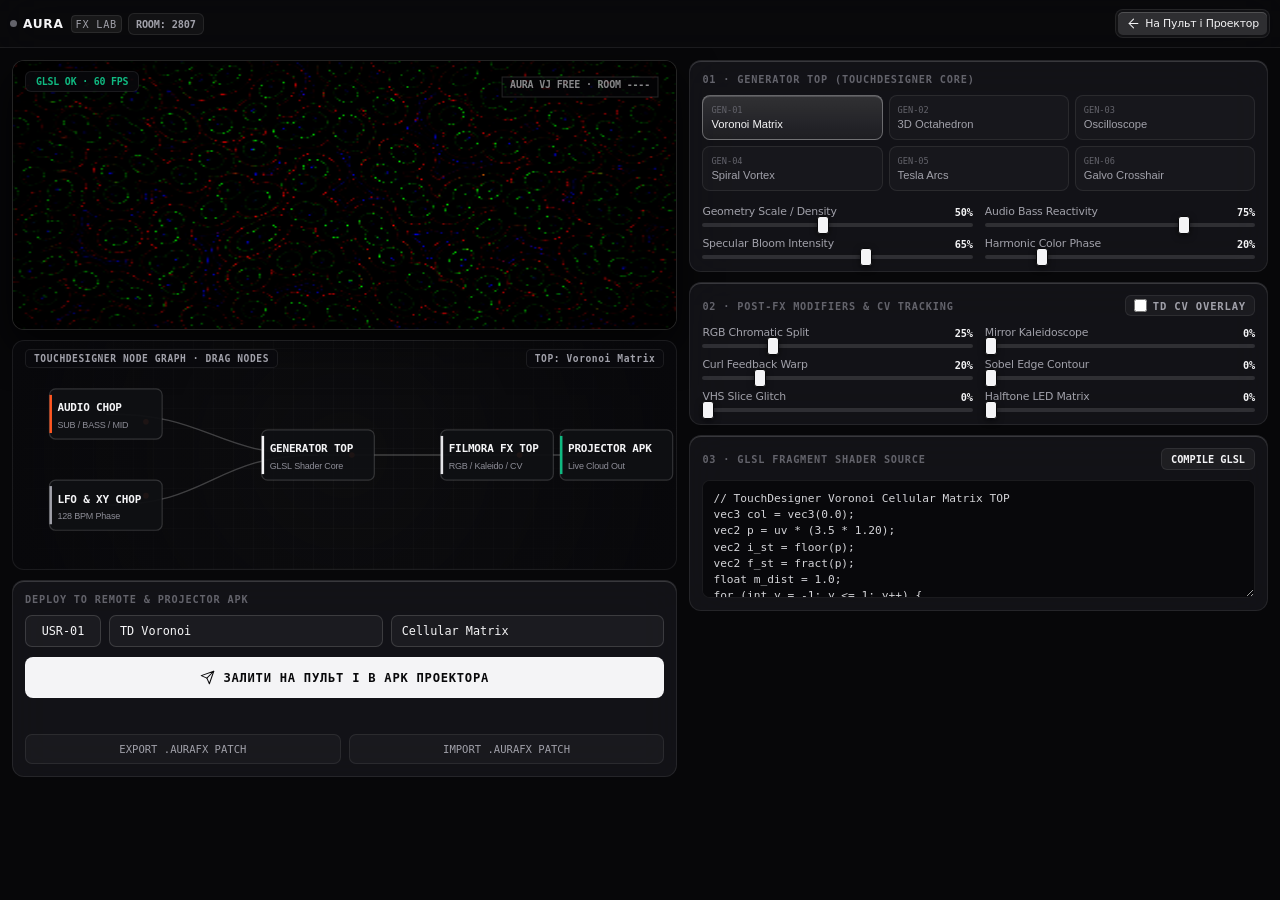
<file: studio.html>
<!doctype html>
<html lang="uk">
  <head>
    <meta charset="UTF-8" />
    <meta
      name="viewport"
      content="width=device-width, initial-scale=1.0, maximum-scale=1.0, user-scalable=no"
    />
    <title>AURA FX LAB — Pro Node & Shader Studio</title>
    <link rel="stylesheet" href="style.css" />
    <style>
      body.studio-body {
        overflow-y: auto;
        height: 100dvh;
        background: var(--bg-obsidian);
      }

      .studio-layout {
        display: grid;
        grid-template-columns: 1.15fr 1fr;
        gap: 12px;
        padding: 12px;
        flex: 1;
        min-height: 0;
        overflow-y: auto;
      }

      @media (max-width: 900px) {
        .studio-layout {
          grid-template-columns: 1fr;
        }
      }

      .studio-left-col,
      .studio-right-col {
        display: flex;
        flex-direction: column;
        gap: 10px;
      }

      .preview-card {
        position: relative;
        height: 270px;
        min-height: 220px;
        border-radius: 12px;
        overflow: hidden;
        border: 1px solid rgba(255, 255, 255, 0.14);
        background: #000;
        box-shadow: 0 16px 40px rgba(0, 0, 0, 0.75);
      }

      .preview-card canvas {
        width: 100%;
        height: 100%;
        display: block;
      }

      .preview-badge {
        position: absolute;
        top: 10px;
        left: 12px;
        padding: 4px 10px;
        border-radius: 6px;
        background: rgba(10, 10, 14, 0.78);
        border: 1px solid var(--border-hairline);
        font-family: var(--font-mono);
        font-size: 0.62rem;
        font-weight: 600;
        color: var(--text-primary);
        backdrop-filter: blur(12px);
        z-index: 10;
      }

      /* TOUCHDESIGNER INTERACTIVE NODE GRAPH CANVAS */
      .node-graph-card {
        position: relative;
        height: 230px;
        min-height: 200px;
        border-radius: 12px;
        overflow: hidden;
        background:
          radial-gradient(circle at center, rgba(255, 255, 255, 0.025), #08080b),
          repeating-linear-gradient(0deg, rgba(255,255,255,0.025) 0px, rgba(255,255,255,0.025) 1px, transparent 1px, transparent 20px),
          repeating-linear-gradient(90deg, rgba(255,255,255,0.025) 0px, rgba(255,255,255,0.025) 1px, transparent 1px, transparent 20px);
        border: 1px solid var(--border-hairline);
      }

      #nodeGraphCanvas {
        width: 100%;
        height: 100%;
        display: block;
        touch-action: none;
        cursor: grab;
      }

      #nodeGraphCanvas:active {
        cursor: grabbing;
      }

      .node-graph-header {
        position: absolute;
        top: 8px;
        left: 12px;
        right: 12px;
        display: flex;
        justify-content: space-between;
        align-items: center;
        pointer-events: none;
      }

      .node-graph-header span {
        font-family: var(--font-mono);
        font-size: 0.6rem;
        font-weight: 600;
        letter-spacing: 0.06em;
        color: var(--text-secondary);
        background: rgba(10, 10, 14, 0.82);
        padding: 3px 8px;
        border-radius: 5px;
        border: 1px solid var(--border-hairline);
      }

      .builder-section {
        background: var(--glass-card);
        border: 1px solid var(--border-hairline);
        border-radius: 12px;
        padding: 12px;
        display: flex;
        flex-direction: column;
        gap: 10px;
        backdrop-filter: blur(20px);
        box-shadow: var(--specular-top);
      }

      .builder-title {
        font-family: var(--font-mono);
        font-size: 0.64rem;
        font-weight: 600;
        letter-spacing: 0.08em;
        color: var(--text-muted);
        text-transform: uppercase;
        display: flex;
        justify-content: space-between;
        align-items: center;
      }

      .template-grid {
        display: grid;
        grid-template-columns: repeat(3, 1fr);
        gap: 6px;
      }

      @media (max-width: 500px) {
        .template-grid {
          grid-template-columns: repeat(2, 1fr);
        }
      }

      .tpl-btn {
        background: rgba(255, 255, 255, 0.025);
        border: 1px solid var(--border-hairline);
        border-radius: 8px;
        padding: 9px 8px;
        color: var(--text-secondary);
        font-size: 0.7rem;
        font-weight: 500;
        cursor: pointer;
        text-align: left;
        display: flex;
        flex-direction: column;
        gap: 3px;
        transition: all 0.14s ease;
      }

      .tpl-btn small {
        font-family: var(--font-mono);
        font-size: 0.54rem;
        color: var(--text-muted);
      }

      .tpl-btn:hover {
        border-color: rgba(255, 255, 255, 0.18);
        color: var(--text-primary);
      }

      .tpl-btn.active {
        background: var(--glass-active);
        border-color: var(--border-active);
        color: var(--text-primary);
        box-shadow: var(--specular-top);
      }

      .meta-inputs-row {
        display: grid;
        grid-template-columns: 76px 1fr 1fr;
        gap: 8px;
      }

      .studio-input {
        background: rgba(255, 255, 255, 0.04);
        border: 1px solid rgba(255, 255, 255, 0.14);
        border-radius: 7px;
        padding: 8px 10px;
        color: var(--text-primary);
        font-family: var(--font-mono);
        font-size: 0.74rem;
        font-weight: 500;
        user-select: text;
      }

      .glsl-editor {
        width: 100%;
        min-height: 118px;
        background: #08080b;
        color: #d4d4d8;
        border: 1px solid var(--border-hairline);
        border-radius: 8px;
        padding: 10px;
        font-family: var(--font-mono);
        font-size: 0.7rem;
        line-height: 1.45;
        resize: vertical;
        user-select: text;
      }

      .deploy-btn {
        width: 100%;
        padding: 12px 16px;
        border: 1px solid rgba(255, 255, 255, 0.25);
        border-radius: 8px;
        background: var(--text-primary);
        color: #09090b;
        font-family: var(--font-mono);
        font-size: 0.76rem;
        font-weight: 700;
        letter-spacing: 0.06em;
        text-transform: uppercase;
        cursor: pointer;
        transition: all 0.14s ease;
        display: inline-flex;
        align-items: center;
        justify-content: center;
        gap: 8px;
      }

      .deploy-btn:hover {
        background: #ffffff;
        box-shadow: 0 8px 24px rgba(255, 255, 255, 0.15);
      }

      .deploy-btn:active {
        transform: translateY(1px);
      }

      .export-row {
        display: grid;
        grid-template-columns: 1fr 1fr;
        gap: 8px;
      }

      .secondary-btn {
        padding: 8px 10px;
        border: 1px solid var(--border-hairline);
        border-radius: 7px;
        background: rgba(255, 255, 255, 0.03);
        color: var(--text-secondary);
        font-family: var(--font-mono);
        font-size: 0.66rem;
        font-weight: 500;
        cursor: pointer;
        text-align: center;
        transition: all 0.14s ease;
      }

      .secondary-btn:hover {
        border-color: rgba(255, 255, 255, 0.2);
        color: var(--text-primary);
      }

      .status-toast {
        font-family: var(--font-mono);
        font-size: 0.68rem;
        font-weight: 500;
        color: var(--accent-emerald);
        text-align: center;
        min-height: 16px;
      }
    </style>
  </head>
  <body class="studio-body">
    <header class="top-bar">
      <div class="brand-status">
        <span class="pulse-dot" id="studioBeatLed"></span>
        <span class="brand-title">AURA <strong>FX LAB</strong></span>
        <span class="bpm-pill" id="studioRoomPill">ROOM · ----</span>
      </div>
      <div class="view-switcher">
        <a href="index.html" class="view-btn active" id="btnBackToStage" style="text-decoration: none">
          <svg class="ico" viewBox="0 0 24 24">
            <line x1="19" y1="12" x2="5" y2="12" />
            <polyline points="12 19 5 12 12 5" />
          </svg>
          <span>На Пульт і Проектор</span>
        </a>
      </div>
    </header>

    <main class="studio-layout">
      <!-- ЛІВА КОЛОНКА: ЖИВИЙ 60 FPS ПРЕВ'Ю-МОНІТОР + TOUCHDESIGNER НОДОВИЙ ГРАФ -->
      <div class="studio-left-col">
        <div class="preview-card">
          <span class="preview-badge" id="compileStatusBadge">GPU SHADER · 60 FPS READY</span>
          <canvas id="studioPreviewCanvas"></canvas>
          <canvas id="studioOverlayCanvas" class="td-overlay-canvas"></canvas>
        </div>

        <div class="node-graph-card">
          <div class="node-graph-header">
            <span>TOUCHDESIGNER NODE GRAPH · DRAG NODES</span>
            <span id="activeNodeLabel">TOP: Voronoi Matrix</span>
          </div>
          <canvas id="nodeGraphCanvas"></canvas>
        </div>

        <!-- Заливка на Пульт та в APK -->
        <div class="builder-section">
          <div class="builder-title">
            <span>DEPLOY TO REMOTE & PROJECTOR APK</span>
          </div>
          <div class="meta-inputs-row">
            <input
              type="text"
              class="studio-input"
              id="effEmoji"
              value="USR-01"
              maxlength="6"
              title="Код ефекту на пульті"
              style="text-align: center"
            />
            <input
              type="text"
              class="studio-input"
              id="effName"
              value="TD Voronoi"
              maxlength="18"
              placeholder="Назва на пульті"
            />
            <input
              type="text"
              class="studio-input"
              id="effSub"
              value="Cellular Matrix"
              maxlength="20"
              placeholder="Підпис"
            />
          </div>

          <button class="deploy-btn" id="btnPushToRemoteAndApk">
            <svg class="ico" viewBox="0 0 24 24">
              <line x1="22" y1="2" x2="11" y2="13" />
              <polygon points="22 2 15 22 11 13 2 9 22 2" />
            </svg>
            <span>ЗАЛИТИ НА ПУЛЬТ І В APK ПРОЕКТОРА</span>
          </button>
          <div class="status-toast" id="deployToast"></div>

          <div class="export-row">
            <button class="secondary-btn" id="btnExportJson">
              EXPORT .AURAFX PATCH
            </button>
            <button class="secondary-btn" id="btnImportJson">
              IMPORT .AURAFX PATCH
            </button>
            <input type="file" id="importFxInput" accept=".aurafx,.json" hidden />
          </div>
        </div>
      </div>

      <!-- ПРАВА КОЛОНКА: ШАБЛОНИ ГЕНЕРАТОРІВ, ПАРАМЕТРИ ТА GLSL РЕДАКТОР -->
      <div class="studio-right-col">
        <div class="builder-section">
          <div class="builder-title">
            <span>01 · GENERATOR TOP (TOUCHDESIGNER CORE)</span>
          </div>
          <div class="template-grid" id="templateGrid">
            <button class="tpl-btn active" data-tpl="voronoi">
              <small>GEN-01</small>
              <span>Voronoi Matrix</span>
            </button>
            <button class="tpl-btn" data-tpl="octahedron">
              <small>GEN-02</small>
              <span>3D Octahedron</span>
            </button>
            <button class="tpl-btn" data-tpl="matrix">
              <small>GEN-03</small>
              <span>Oscilloscope</span>
            </button>
            <button class="tpl-btn" data-tpl="vortex">
              <small>GEN-04</small>
              <span>Spiral Vortex</span>
            </button>
            <button class="tpl-btn" data-tpl="tesla">
              <small>GEN-05</small>
              <span>Tesla Arcs</span>
            </button>
            <button class="tpl-btn" data-tpl="lasers_custom">
              <small>GEN-06</small>
              <span>Galvo Crosshair</span>
            </button>
          </div>

          <div class="fx-sliders-grid" style="margin-top: 4px">
            <div class="fx-slider-row">
              <div class="fx-slider-label">
                <span>Geometry Scale / Density</span>
                <strong id="lbl_paramScale">50%</strong>
              </div>
              <input type="range" id="paramScale" min="10" max="100" value="50" />
            </div>

            <div class="fx-slider-row">
              <div class="fx-slider-label">
                <span>Audio Bass Reactivity</span>
                <strong id="lbl_paramAudio">75%</strong>
              </div>
              <input type="range" id="paramAudio" min="0" max="100" value="75" />
            </div>

            <div class="fx-slider-row">
              <div class="fx-slider-label">
                <span>Specular Bloom Intensity</span>
                <strong id="lbl_paramGlow">65%</strong>
              </div>
              <input type="range" id="paramGlow" min="10" max="100" value="65" />
            </div>

            <div class="fx-slider-row">
              <div class="fx-slider-label">
                <span>Harmonic Color Phase</span>
                <strong id="lbl_paramPalette">20%</strong>
              </div>
              <input type="range" id="paramPalette" min="0" max="100" value="20" />
            </div>
          </div>
        </div>

        <!-- Стек Filmora FX + TD CHOP для цього ефекту -->
        <div class="builder-section">
          <div class="builder-title">
            <span>02 · POST-FX MODIFIERS & CV TRACKING</span>
            <label class="toggle-pill">
              <input type="checkbox" id="studioBlobHud" />
              <span>TD CV OVERLAY</span>
            </label>
          </div>

          <div class="fx-sliders-grid">
            <div class="fx-slider-row">
              <div class="fx-slider-label">
                <span>RGB Chromatic Split</span>
                <strong id="sval_rgbSplit">25%</strong>
              </div>
              <input type="range" class="studio-fx-range" data-fx="rgbSplit" min="0" max="100" value="25" />
            </div>

            <div class="fx-slider-row">
              <div class="fx-slider-label">
                <span>Mirror Kaleidoscope</span>
                <strong id="sval_kaleido">0%</strong>
              </div>
              <input type="range" class="studio-fx-range" data-fx="kaleido" min="0" max="100" value="0" />
            </div>

            <div class="fx-slider-row">
              <div class="fx-slider-label">
                <span>Curl Feedback Warp</span>
                <strong id="sval_feedback">20%</strong>
              </div>
              <input type="range" class="studio-fx-range" data-fx="feedback" min="0" max="100" value="20" />
            </div>

            <div class="fx-slider-row">
              <div class="fx-slider-label">
                <span>Sobel Edge Contour</span>
                <strong id="sval_edges">0%</strong>
              </div>
              <input type="range" class="studio-fx-range" data-fx="edges" min="0" max="100" value="0" />
            </div>

            <div class="fx-slider-row">
              <div class="fx-slider-label">
                <span>VHS Slice Glitch</span>
                <strong id="sval_glitch">0%</strong>
              </div>
              <input type="range" class="studio-fx-range" data-fx="glitch" min="0" max="100" value="0" />
            </div>

            <div class="fx-slider-row">
              <div class="fx-slider-label">
                <span>Halftone LED Matrix</span>
                <strong id="sval_pixelate">0%</strong>
              </div>
              <input type="range" class="studio-fx-range" data-fx="pixelate" min="0" max="100" value="0" />
            </div>
          </div>
        </div>

        <!-- Живий редактор коду шейдера GLSL (TouchDesigner GLSL TOP) -->
        <div class="builder-section">
          <div class="builder-title">
            <span>03 · GLSL FRAGMENT SHADER SOURCE</span>
            <button class="mini-action-btn" id="btnCompileGlsl">COMPILE GLSL</button>
          </div>
          <textarea class="glsl-editor" id="glslEditor" spellcheck="false"></textarea>
        </div>
      </div>
    </main>

    <script src="dsp-engine.js"></script>
    <script src="shader-visualizer.js"></script>
    <script src="sync-manager.js"></script>
    <script src="studio.js"></script>
  </body>
</html>
</file>
<file: style.css>
:root {
  --bg-obsidian: #070709;
  --bg-elevated: #0d0d11;
  --glass-surface: rgba(20, 20, 25, 0.72);
  --glass-card: rgba(26, 26, 32, 0.64);
  --glass-active: linear-gradient(180deg, rgba(255, 255, 255, 0.13) 0%, rgba(255, 255, 255, 0.05) 100%);
  --border-hairline: rgba(255, 255, 255, 0.08);
  --border-active: rgba(255, 255, 255, 0.32);
  --specular-top: inset 0 1px 0 rgba(255, 255, 255, 0.16);
  --text-primary: #f4f4f6;
  --text-secondary: #a1a1aa;
  --text-muted: #63636b;
  --accent-signal: #ff5722; /* Teenage Engineering Field Orange */
  --accent-emerald: #10b981;
  --accent-ice: #e4e4e7;
  --font-sans: -apple-system, BlinkMacSystemFont, "Inter", "SF Pro Display", system-ui, sans-serif;
  --font-mono: "SF Mono", "JetBrains Mono", ui-monospace, SFMono-Regular, Menlo, monospace;
}

*,
*::before,
*::after {
  box-sizing: border-box;
  margin: 0;
  padding: 0;
  -webkit-tap-highlight-color: transparent;
  -webkit-touch-callout: none;
  -webkit-user-select: none;
  user-select: none;
}

button *,
a *,
.xy-pad * {
  pointer-events: none;
}

html,
body {
  width: 100%;
  height: 100dvh;
  background: var(--bg-obsidian);
  color: var(--text-primary);
  font-family: var(--font-sans);
  letter-spacing: -0.012em;
  overflow: hidden;
  display: flex;
  flex-direction: column;
  -webkit-font-smoothing: antialiased;
  overscroll-behavior: none;
}

/* ВЕКТОРНІ SVG ІКОНКИ */
.ico {
  width: 15px;
  height: 15px;
  stroke: currentColor;
  stroke-width: 1.65;
  stroke-linecap: round;
  stroke-linejoin: round;
  fill: none;
  flex-shrink: 0;
}

.ico-lg {
  width: 18px;
  height: 18px;
}

/* ВЕРХНЯ ПАНЕЛЬ СТАТУСУ (PRO STUDIO TOP BAR) */
.top-bar {
  height: 48px;
  min-height: 48px;
  padding: 0 10px;
  background: rgba(10, 10, 13, 0.84);
  border-bottom: 1px solid var(--border-hairline);
  display: flex;
  align-items: center;
  justify-content: space-between;
  gap: 6px;
  z-index: 50;
  backdrop-filter: blur(24px) saturate(140%);
  overflow-x: auto;
  scrollbar-width: none;
}

.top-bar::-webkit-scrollbar {
  display: none;
}

.brand-status {
  display: flex;
  align-items: center;
  gap: 6px;
  flex-shrink: 0;
}

.pulse-dot {
  width: 7px;
  height: 7px;
  border-radius: 50%;
  background: var(--text-muted);
  transition: transform 0.06s ease-out, background-color 0.06s, box-shadow 0.06s;
  flex-shrink: 0;
}

.pulse-dot.beat-hit {
  transform: scale(1.45);
  background: var(--accent-signal);
  box-shadow: 0 0 10px rgba(255, 87, 34, 0.75);
}

.brand-title {
  font-size: 0.76rem;
  font-weight: 600;
  letter-spacing: 0.06em;
  color: var(--text-primary);
  text-transform: uppercase;
  white-space: nowrap;
}

.brand-title strong {
  font-family: var(--font-mono);
  font-weight: 500;
  font-size: 0.64rem;
  color: var(--text-secondary);
  padding: 2px 4px;
  border-radius: 4px;
  background: rgba(255, 255, 255, 0.06);
  border: 1px solid var(--border-hairline);
  margin-left: 2px;
}

.bpm-pill,
.room-pill {
  display: inline-flex;
  align-items: center;
  gap: 4px;
  font-family: var(--font-mono);
  font-size: 0.64rem;
  font-weight: 600;
  font-variant-numeric: tabular-nums;
  padding: 4px 7px;
  border-radius: 6px;
  background: rgba(255, 255, 255, 0.04);
  border: 1px solid var(--border-hairline);
  color: var(--text-secondary);
  cursor: pointer;
  transition: all 0.15s ease;
  text-decoration: none;
  white-space: nowrap;
  flex-shrink: 0;
}

.room-pill:hover,
.studio-link-pill:hover {
  border-color: rgba(255, 255, 255, 0.22);
  color: var(--text-primary);
  background: rgba(255, 255, 255, 0.08);
}

.room-pill.online {
  border-color: rgba(16, 185, 129, 0.4);
  color: var(--text-primary);
}

.room-pill.online::before {
  content: "";
  width: 5px;
  height: 5px;
  border-radius: 50%;
  background: #f59e0b;
}

.room-pill.online.peer-linked::before {
  background: var(--accent-emerald);
  box-shadow: 0 0 6px var(--accent-emerald);
}

.room-pill.peer-linked {
  border-color: rgba(16, 185, 129, 0.75);
  background: rgba(16, 185, 129, 0.16);
  color: #10b981;
  box-shadow: 0 0 14px rgba(16, 185, 129, 0.4);
}

.room-pill.p2p-active {
  border-color: rgba(0, 229, 255, 0.85);
  background: rgba(0, 229, 255, 0.16);
  color: #00e5ff;
  box-shadow: 0 0 16px rgba(0, 229, 255, 0.45);
}

.room-pill.p2p-active::before {
  background: #00e5ff;
  box-shadow: 0 0 6px #00e5ff;
}

.studio-link-pill {
  background: rgba(255, 87, 34, 0.12);
  border-color: rgba(255, 87, 34, 0.35);
  color: #ff8a65;
}

.monitor-btn.active {
  border-color: rgba(255, 87, 34, 0.45);
  background: rgba(255, 87, 34, 0.14);
  color: #ff8a65;
}

.view-switcher {
  display: flex;
  gap: 2px;
  background: rgba(255, 255, 255, 0.04);
  padding: 2px;
  border-radius: 8px;
  border: 1px solid var(--border-hairline);
  flex-shrink: 0;
}

.view-btn {
  display: inline-flex;
  align-items: center;
  gap: 4px;
  border: none;
  background: transparent;
  color: var(--text-muted);
  font-size: 0.68rem;
  font-weight: 500;
  padding: 4px 8px;
  border-radius: 5px;
  cursor: pointer;
  transition: all 0.15s ease;
  white-space: nowrap;
}

.view-btn.active {
  background: rgba(255, 255, 255, 0.12);
  color: var(--text-primary);
  box-shadow: var(--specular-top);
}

/* РЕЖИМИ ВІДОБРАЖЕННЯ (SPLIT / PROJECTOR / REMOTE) */
body[data-view="split"] .projector-stage {
  height: 35dvh;
  min-height: 185px;
}

body[data-view="split"] .projector-dock {
  display: none;
}

body[data-view="split"] .mobile-vj-deck {
  flex: 1;
  display: flex;
}

body[data-view="projector"] .projector-stage {
  height: calc(100dvh - 48px);
}

body[data-view="projector"] .mobile-vj-deck {
  display: none;
}

body[data-view="remote"] .projector-stage {
  height: 68px;
  min-height: 68px;
}

body[data-view="remote"] .projector-dock {
  display: none;
}

body[data-view="remote"] .mobile-vj-deck {
  flex: 1;
  display: flex;
}

/* ЗГОРТАННЯ ВЕРХНЬОГО ТА НИЖНЬОГО МЕНЮ НА ПРОЕКТОРІ (ЧИСТИЙ ЕКРАН / CINEMA WALL MODE) */
body.projector-hud-collapsed #topBar {
  transform: translateY(-100%);
  opacity: 0;
  pointer-events: none;
  margin-top: -48px;
  transition: transform 0.35s cubic-bezier(0.16, 1, 0.3, 1), opacity 0.25s ease, margin-top 0.35s cubic-bezier(0.16, 1, 0.3, 1);
}

body[data-view="projector"].projector-hud-collapsed .projector-stage,
body.projector-hud-collapsed .projector-stage {
  height: 100dvh !important;
  max-height: 100dvh !important;
  transition: height 0.35s cubic-bezier(0.16, 1, 0.3, 1);
}

body.projector-hud-collapsed #projectorDock {
  transform: translateX(-50%) translateY(140%) !important;
  opacity: 0 !important;
  pointer-events: none !important;
  transition: transform 0.35s cubic-bezier(0.16, 1, 0.3, 1), opacity 0.25s ease !important;
}

body.projector-hud-collapsed #dspHud {
  opacity: 0 !important;
  pointer-events: none !important;
  transition: opacity 0.25s ease !important;
}

.floating-restore-hud-btn {
  position: absolute;
  top: 18px;
  left: 50%;
  transform: translateX(-50%) translateY(-60px);
  z-index: 100;
  display: inline-flex;
  align-items: center;
  gap: 8px;
  padding: 8px 16px;
  background: rgba(10, 10, 15, 0.88);
  border: 1px solid rgba(255, 255, 255, 0.18);
  border-radius: 20px;
  color: var(--text-primary);
  font-family: var(--font-mono);
  font-size: 11px;
  font-weight: 600;
  letter-spacing: 0.05em;
  backdrop-filter: blur(16px);
  box-shadow: 0 8px 24px rgba(0, 0, 0, 0.6);
  opacity: 0;
  pointer-events: none;
  cursor: pointer;
  transition: transform 0.25s cubic-bezier(0.16, 1, 0.3, 1), opacity 0.25s ease, background 0.15s ease;
}

.floating-restore-hud-btn:hover {
  background: rgba(255, 87, 34, 0.25);
  border-color: rgba(255, 87, 34, 0.6);
  color: #ffffff;
}

body.projector-hud-collapsed.restore-pill-visible .floating-restore-hud-btn {
  transform: translateX(-50%) translateY(0);
  opacity: 1;
  pointer-events: auto;
}

/* ПАНЕЛЬ КЕРУВАННЯ ЕКРАНОМ ПРОЕКТОРА З ТЕЛЕФОНУ */
.projector-remote-bar {
  display: flex;
  align-items: center;
  justify-content: space-between;
  gap: 12px;
  padding: 10px 14px;
  margin-bottom: 12px;
  background: rgba(18, 18, 24, 0.78);
  border: 1px solid rgba(255, 255, 255, 0.08);
  border-radius: 12px;
  backdrop-filter: blur(16px);
  box-shadow: 0 4px 16px rgba(0, 0, 0, 0.35);
  transition: border-color 0.2s ease, background 0.2s ease;
}

.projector-remote-bar.hud-collapsed {
  border-color: rgba(0, 245, 212, 0.45);
  background: linear-gradient(135deg, rgba(0, 245, 212, 0.12), rgba(18, 18, 24, 0.85));
  box-shadow: 0 4px 20px rgba(0, 245, 212, 0.15);
}

.remote-bar-info {
  display: flex;
  align-items: center;
  gap: 8px;
}

.remote-bar-info .live-dot {
  width: 8px;
  height: 8px;
  border-radius: 50%;
  background: #10b981;
  box-shadow: 0 0 8px rgba(16, 185, 129, 0.7);
  flex-shrink: 0;
}

.projector-remote-bar.hud-collapsed .remote-bar-info .live-dot {
  background: #00f5d4;
  box-shadow: 0 0 10px #00f5d4;
}

.remote-bar-texts {
  display: flex;
  flex-direction: column;
  gap: 1px;
}

.remote-bar-title {
  font-family: var(--font-mono);
  font-size: 11px;
  font-weight: 700;
  letter-spacing: 0.06em;
  color: var(--text-primary);
}

.remote-bar-sub {
  font-size: 10px;
  color: var(--text-muted);
}

.projector-remote-bar.hud-collapsed .remote-bar-sub {
  color: #00f5d4;
  font-weight: 600;
}

.btn-toggle-hud-remote {
  display: inline-flex;
  align-items: center;
  gap: 6px;
  padding: 8px 14px;
  background: rgba(255, 255, 255, 0.06);
  border: 1px solid rgba(255, 255, 255, 0.14);
  border-radius: 8px;
  color: var(--text-primary);
  font-family: var(--font-mono);
  font-size: 11px;
  font-weight: 600;
  cursor: pointer;
  white-space: nowrap;
  transition: all 0.2s ease;
}

.btn-toggle-hud-remote:hover {
  background: rgba(255, 255, 255, 0.12);
  border-color: rgba(255, 255, 255, 0.25);
}

.btn-toggle-hud-remote.active {
  background: rgba(0, 245, 212, 0.18);
  border-color: rgba(0, 245, 212, 0.75);
  color: #00f5d4;
  box-shadow: 0 0 12px rgba(0, 245, 212, 0.35);
}

.remote-bar-actions {
  display: flex;
  align-items: center;
  gap: 8px;
}

.btn-apk-update-remote {
  display: inline-flex;
  align-items: center;
  gap: 5px;
  padding: 8px 12px;
  background: rgba(255, 87, 34, 0.15);
  border: 1px solid rgba(255, 87, 34, 0.45);
  border-radius: 8px;
  color: #ff8a65;
  font-family: var(--font-mono);
  font-size: 11px;
  font-weight: 600;
  cursor: pointer;
  white-space: nowrap;
  transition: all 0.2s ease;
}

.btn-apk-update-remote:hover {
  background: rgba(255, 87, 34, 0.28);
  border-color: rgba(255, 87, 34, 0.75);
  color: #ffffff;
}

/* Банер доступного оновлення на проекторі */
.apk-update-banner {
  position: absolute;
  top: 14px;
  right: 14px;
  z-index: 90;
  display: none;
  align-items: center;
  gap: 12px;
  padding: 8px 14px;
  background: rgba(10, 10, 16, 0.9);
  border: 1px solid rgba(0, 245, 212, 0.6);
  border-radius: 10px;
  box-shadow: 0 8px 24px rgba(0, 0, 0, 0.7), 0 0 16px rgba(0, 245, 212, 0.2);
  backdrop-filter: blur(16px);
  animation: pulseApkBanner 3s infinite;
}

.apk-update-text {
  display: flex;
  align-items: center;
  gap: 8px;
  font-family: var(--font-mono);
  font-size: 11px;
  font-weight: 600;
  color: #00f5d4;
}

.btn-banner-update {
  padding: 5px 12px;
  background: #00f5d4;
  border: none;
  border-radius: 6px;
  color: #050508;
  font-family: var(--font-mono);
  font-size: 11px;
  font-weight: 800;
  cursor: pointer;
  transition: transform 0.15s ease, filter 0.15s ease;
}

.btn-banner-update:hover {
  transform: scale(1.05);
  filter: brightness(1.1);
}

@keyframes pulseApkBanner {
  0%, 100% { border-color: rgba(0, 245, 212, 0.6); }
  50% { border-color: rgba(255, 87, 34, 0.85); box-shadow: 0 0 20px rgba(255, 87, 34, 0.4); }
}

.hud-toggle-btn.active {
  border-color: rgba(0, 245, 212, 0.75);
  background: rgba(0, 245, 212, 0.15);
  color: #00f5d4;
  box-shadow: 0 0 10px rgba(0, 245, 212, 0.3);
}

/* СЕКЦІЯ 1: ПРОЕКТОР ТА WEBGL СЦЕНА */
.projector-stage {
  position: relative;
  width: 100%;
  background: #000000;
  overflow: hidden;
  border-bottom: 1px solid var(--border-hairline);
}

#shaderCanvas {
  width: 100%;
  height: 100%;
  display: block;
}

.td-overlay-canvas {
  position: absolute;
  inset: 0;
  width: 100%;
  height: 100%;
  pointer-events: none;
  z-index: 5;
}

/* 4-СМУГОВИЙ ТЕХНІЧНИЙ DSP ІНДИКАТОР ЧАСТОТ */
.dsp-telemetry-hud {
  position: absolute;
  top: 10px;
  right: 12px;
  display: flex;
  gap: 6px;
  padding: 6px 9px;
  border-radius: 8px;
  background: rgba(10, 10, 14, 0.68);
  border: 1px solid var(--border-hairline);
  backdrop-filter: blur(16px);
  pointer-events: none;
  z-index: 10;
}

.band-meter {
  display: flex;
  flex-direction: column;
  align-items: center;
  width: 20px;
  height: 38px;
  justify-content: flex-end;
}

.band-fill {
  width: 6px;
  height: 12%;
  border-radius: 2px;
  transition: height 0.04s linear;
  background: var(--text-primary);
}

.band-fill.sub {
  background: var(--accent-signal);
}
.band-fill.bass {
  background: #f4f4f6;
}
.band-fill.mid {
  background: #a1a1aa;
}
.band-fill.high {
  background: #71717a;
}

.band-meter span {
  font-family: var(--font-mono);
  font-size: 0.48rem;
  font-weight: 600;
  letter-spacing: 0.04em;
  color: var(--text-muted);
  margin-top: 3px;
}

/* VISIONOS SPATIAL GLASS DOCK НА ПРОЕКТОРІ */
.projector-dock {
  position: absolute;
  bottom: 20px;
  left: 50%;
  transform: translateX(-50%);
  display: flex;
  gap: 6px;
  padding: 8px;
  border-radius: 16px;
  background: rgba(16, 16, 20, 0.76);
  border: 1px solid rgba(255, 255, 255, 0.12);
  backdrop-filter: blur(28px) saturate(160%);
  box-shadow: 0 20px 50px rgba(0, 0, 0, 0.8), var(--specular-top);
  transition: opacity 0.35s ease, transform 0.35s ease;
  max-width: 95vw;
  overflow-x: auto;
  z-index: 20;
}

.projector-dock.hud-hidden {
  opacity: 0;
  transform: translateX(-50%) translateY(20px);
  pointer-events: none;
}

.dock-item {
  border: 1px solid transparent;
  background: rgba(255, 255, 255, 0.03);
  color: var(--text-secondary);
  border-radius: 10px;
  padding: 7px 11px;
  min-width: 66px;
  display: flex;
  flex-direction: column;
  align-items: center;
  gap: 5px;
  cursor: pointer;
  transition: all 0.16s ease;
}

.dock-item:hover {
  background: rgba(255, 255, 255, 0.07);
  color: var(--text-primary);
}

.dock-item.active,
.dock-item:focus-visible {
  background: var(--glass-active);
  border-color: var(--border-active);
  color: var(--text-primary);
  box-shadow: var(--specular-top);
  transform: translateY(-2px);
  outline: none;
}

.dock-label {
  font-size: 0.64rem;
  font-weight: 500;
  white-space: nowrap;
}

/* СЕКЦІЯ 2: PRO STUDIO CONTROLLER DECK */
.mobile-vj-deck {
  flex-direction: column;
  gap: 8px;
  padding: 10px 12px calc(20px + env(safe-area-inset-bottom, 0px));
  background: var(--bg-obsidian);
  overflow-y: auto;
  overflow-x: hidden;
  -webkit-overflow-scrolling: touch;
}

.mobile-vj-deck > * {
  flex-shrink: 0;
}

.deck-card {
  background: var(--glass-card);
  border: 1px solid var(--border-hairline);
  border-radius: 12px;
  padding: 10px 12px;
  backdrop-filter: blur(20px);
  box-shadow: var(--specular-top);
}

.strip-header {
  display: flex;
  justify-content: space-between;
  align-items: center;
  margin-bottom: 8px;
}

.strip-title {
  font-family: var(--font-mono);
  font-size: 0.62rem;
  font-weight: 600;
  letter-spacing: 0.09em;
  color: var(--text-muted);
  text-transform: uppercase;
  display: flex;
  align-items: center;
  gap: 6px;
}

.strip-actions {
  display: inline-flex;
  align-items: center;
  gap: 6px;
}

.mic-boost-pill {
  display: inline-flex;
  align-items: center;
  gap: 4px;
  font-family: var(--font-mono);
  font-size: 0.62rem;
  font-weight: 700;
  color: var(--accent-signal);
  cursor: pointer;
  padding: 3px 7px;
  border-radius: 6px;
  background: rgba(255, 87, 34, 0.1);
  border: 1px solid rgba(255, 87, 34, 0.35);
  transition: all 0.15s ease;
}

.mic-boost-pill:hover {
  background: rgba(255, 87, 34, 0.22);
  border-color: rgba(255, 87, 34, 0.6);
  color: #fff;
}

.mic-live-dot {
  width: 6px;
  height: 6px;
  border-radius: 50%;
  background: #52525b;
  display: inline-block;
  margin-left: 2px;
  transition: all 0.15s ease;
}

.mic-live-dot.live {
  background: #10b981;
  box-shadow: 0 0 8px #10b981;
  animation: pulseLiveDot 1.2s infinite ease-in-out;
}

@keyframes pulseLiveDot {
  0%, 100% { transform: scale(1); opacity: 1; }
  50% { transform: scale(1.4); opacity: 0.6; }
}

/* Банер запуску мікрофона на пульті */
.mic-start-banner {
  display: none;
}

body[data-view="remote"] .mic-start-banner:not(.active) {
  display: flex;
  align-items: center;
  justify-content: space-between;
  gap: 12px;
  padding: 10px 14px;
  margin-bottom: 10px;
  background: linear-gradient(135deg, rgba(255, 87, 34, 0.18), rgba(255, 152, 0, 0.1));
  border: 1px solid rgba(255, 87, 34, 0.45);
  border-radius: 12px;
  backdrop-filter: blur(12px);
  box-shadow: 0 4px 18px rgba(255, 87, 34, 0.2);
  cursor: pointer;
  animation: bannerFadeIn 0.3s ease-out;
}

.mic-start-content {
  display: flex;
  align-items: center;
  gap: 10px;
}

.mic-start-content .ico-pulse {
  width: 22px;
  height: 22px;
  stroke: var(--accent-signal);
  animation: pulseIco 1.5s infinite ease-in-out;
}

.mic-start-texts {
  display: flex;
  flex-direction: column;
}

.mic-start-texts strong {
  font-size: 0.78rem;
  color: var(--text-primary);
  letter-spacing: 0.02em;
}

.mic-start-texts span {
  font-size: 0.65rem;
  color: var(--text-secondary);
}

.btn-mic-start {
  padding: 6px 12px;
  background: var(--accent-signal);
  color: #fff;
  border: none;
  border-radius: 8px;
  font-family: var(--font-mono);
  font-size: 0.7rem;
  font-weight: 700;
  letter-spacing: 0.04em;
  cursor: pointer;
  box-shadow: 0 2px 10px rgba(255, 87, 34, 0.4);
  white-space: nowrap;
}

@keyframes bannerFadeIn {
  from { opacity: 0; transform: translateY(-8px); }
  to { opacity: 1; transform: translateY(0); }
}

@keyframes pulseIco {
  0%, 100% { transform: scale(1); filter: drop-shadow(0 0 2px rgba(255, 87, 34, 0.4)); }
  50% { transform: scale(1.15); filter: drop-shadow(0 0 8px rgba(255, 87, 34, 0.8)); }
}

.toggle-pill {
  display: inline-flex;
  align-items: center;
  gap: 6px;
  font-family: var(--font-mono);
  font-size: 0.66rem;
  color: var(--text-secondary);
  cursor: pointer;
  padding: 3px 8px;
  border-radius: 6px;
  background: rgba(255, 255, 255, 0.04);
  border: 1px solid var(--border-hairline);
}

.toggle-pill input {
  accent-color: var(--accent-signal);
}

.source-pills {
  display: grid;
  grid-template-columns: repeat(4, 1fr);
  gap: 6px;
}

.src-pill {
  display: inline-flex;
  align-items: center;
  justify-content: center;
  gap: 6px;
  border: 1px solid var(--border-hairline);
  background: rgba(255, 255, 255, 0.025);
  color: var(--text-secondary);
  padding: 7px 8px;
  border-radius: 8px;
  font-size: 0.68rem;
  font-weight: 500;
  cursor: pointer;
  transition: all 0.14s ease;
}

.src-pill:hover {
  background: rgba(255, 255, 255, 0.06);
  color: var(--text-primary);
}

.src-pill.active,
.src-pill:focus-visible {
  background: var(--glass-active);
  border-color: var(--border-active);
  color: var(--text-primary);
  box-shadow: var(--specular-top);
  outline: none;
}

/* ВКЛАДКИ ІНСТРУМЕНТІВ СТУДІЇ */
.studio-tabs {
  display: grid;
  grid-template-columns: repeat(4, minmax(0, 1fr));
  gap: 3px;
  background: var(--bg-elevated);
  padding: 3px;
  border-radius: 10px;
  border: 1px solid var(--border-hairline);
  flex-shrink: 0;
}

.studio-tab {
  display: inline-flex;
  align-items: center;
  justify-content: center;
  gap: 4px;
  border: 1px solid transparent;
  background: transparent;
  color: var(--text-muted);
  font-size: 0.65rem;
  font-weight: 500;
  padding: 7px 4px;
  border-radius: 7px;
  cursor: pointer;
  transition: all 0.15s ease;
  white-space: nowrap;
  overflow: hidden;
  text-overflow: ellipsis;
}

.studio-tab:hover {
  color: var(--text-secondary);
}

.studio-tab.active {
  background: rgba(255, 255, 255, 0.09);
  border-color: rgba(255, 255, 255, 0.16);
  color: var(--text-primary);
  box-shadow: var(--specular-top);
}

.studio-panel {
  display: none;
  flex-direction: column;
  gap: 8px;
  flex: 0 0 auto;
}

.studio-panel.active {
  display: flex;
}

/* СІТКА 3x3 ТАКТИЛЬНИХ ПЕДІВ СЦЕН (TEENAGE ENGINEERING × VISIONOS) */
.preset-grid {
  display: grid;
  grid-template-columns: repeat(3, 1fr);
  gap: 6px;
}

.vj-pad {
  position: relative;
  background: rgba(22, 22, 27, 0.75);
  border: 1px solid var(--border-hairline);
  border-radius: 10px;
  padding: 9px 10px;
  display: flex;
  flex-direction: column;
  align-items: flex-start;
  justify-content: space-between;
  gap: 4px;
  color: var(--text-secondary);
  cursor: pointer;
  transition: all 0.15s ease;
  text-align: left;
}

.vj-pad:hover {
  background: rgba(32, 32, 40, 0.85);
  border-color: rgba(255, 255, 255, 0.16);
  color: var(--text-primary);
}

/* Точковий світлодіод статусу у верхньому правому куті педа */
.vj-pad::after {
  content: "";
  position: absolute;
  top: 9px;
  right: 9px;
  width: 5px;
  height: 5px;
  border-radius: 50%;
  background: rgba(255, 255, 255, 0.12);
  transition: all 0.15s ease;
}

.vj-pad.active,
.vj-pad:focus-visible {
  background: var(--glass-active);
  border-color: var(--border-active);
  color: var(--text-primary);
  box-shadow: var(--specular-top);
  outline: none;
}

.vj-pad.active::after {
  background: var(--accent-signal);
  box-shadow: 0 0 8px var(--accent-signal);
}

.pad-top-row {
  display: flex;
  align-items: center;
  gap: 6px;
  width: 100%;
}

.pad-code {
  font-family: var(--font-mono);
  font-size: 0.56rem;
  font-weight: 600;
  color: var(--text-muted);
  letter-spacing: 0.05em;
}

.pad-name {
  font-size: 0.74rem;
  font-weight: 600;
  color: var(--text-primary);
  letter-spacing: -0.01em;
}

.pad-sub {
  font-family: var(--font-mono);
  font-size: 0.56rem;
  color: var(--text-muted);
}

.custom-vj-pad::after {
  background: var(--accent-emerald);
}

/* XY MORPH TOUCHPAD (PRECISION INSTRUMENT) */
.xy-pad-wrapper {
  flex: 0 0 auto;
  height: 116px;
  min-height: 116px;
  display: flex;
}

.xy-pad {
  position: relative;
  width: 100%;
  height: 100%;
  min-height: 112px;
  border-radius: 12px;
  background:
    radial-gradient(circle at 50% 50%, rgba(255, 255, 255, 0.03), rgba(8, 8, 11, 0.96)),
    repeating-linear-gradient(
      0deg,
      rgba(255, 255, 255, 0.03) 0px,
      rgba(255, 255, 255, 0.03) 1px,
      transparent 1px,
      transparent 24px
    ),
    repeating-linear-gradient(
      90deg,
      rgba(255, 255, 255, 0.03) 0px,
      rgba(255, 255, 255, 0.03) 1px,
      transparent 1px,
      transparent 24px
    );
  border: 1px solid rgba(255, 255, 255, 0.12);
  box-shadow: inset 0 2px 16px rgba(0, 0, 0, 0.65);
  overflow: hidden;
  touch-action: none;
  cursor: crosshair;
}

/* Центральні прицільні осі XY */
.xy-pad::before,
.xy-pad::after {
  content: "";
  position: absolute;
  background: rgba(255, 255, 255, 0.06);
  pointer-events: none;
}
.xy-pad::before {
  top: 50%;
  left: 0;
  right: 0;
  height: 1px;
}
.xy-pad::after {
  left: 50%;
  top: 0;
  bottom: 0;
  width: 1px;
}

.xy-axis-label {
  position: absolute;
  font-family: var(--font-mono);
  font-size: 0.54rem;
  font-weight: 500;
  letter-spacing: 0.1em;
  color: var(--text-muted);
  pointer-events: none;
}

.xy-axis-label.top {
  top: 8px;
  left: 12px;
}

.xy-axis-label.bottom {
  bottom: 8px;
  right: 12px;
}

.xy-puck {
  position: absolute;
  width: 28px;
  height: 28px;
  margin-left: -14px;
  margin-top: -14px;
  border-radius: 50%;
  background: rgba(255, 255, 255, 0.12);
  border: 1.5px solid var(--text-primary);
  backdrop-filter: blur(4px);
  box-shadow: 0 4px 16px rgba(0, 0, 0, 0.6);
  pointer-events: none;
  display: flex;
  align-items: center;
  justify-content: center;
}

.xy-puck::after {
  content: "";
  width: 5px;
  height: 5px;
  border-radius: 50%;
  background: var(--accent-signal);
}

.xy-puck-ring {
  position: absolute;
  width: 44px;
  height: 44px;
  border-radius: 50%;
  border: 1px solid rgba(255, 255, 255, 0.22);
}

/* 4 ТАКТИЛЬНІ КЛАВІШІ TRG-FX (TEENAGE ENGINEERING SYNTH KEYS) */
.fx-row {
  position: relative;
  z-index: 2;
  flex-shrink: 0;
  margin-top: 2px;
  display: grid;
  grid-template-columns: repeat(4, minmax(0, 1fr));
  gap: 6px;
}

.fx-btn {
  position: relative;
  border: 1px solid rgba(255, 255, 255, 0.14);
  border-radius: 10px;
  padding: 8px 8px;
  background: linear-gradient(180deg, rgba(30, 30, 36, 0.96) 0%, rgba(18, 18, 22, 0.98) 100%);
  color: var(--text-primary);
  display: flex;
  flex-direction: column;
  align-items: flex-start;
  gap: 3px;
  font-size: 0.64rem;
  font-weight: 600;
  letter-spacing: 0.02em;
  cursor: pointer;
  touch-action: none;
  -webkit-user-select: none;
  user-select: none;
  -webkit-touch-callout: none;
  box-shadow: var(--specular-top), 0 4px 10px rgba(0, 0, 0, 0.45);
  transition: all 0.08s ease;
}

.fx-btn:hover {
  border-color: rgba(255, 255, 255, 0.24);
}

.fx-btn small {
  font-family: var(--font-mono);
  font-size: 0.54rem;
  font-weight: 500;
  color: var(--text-muted);
}

.fx-btn-head {
  display: flex;
  justify-content: space-between;
  align-items: center;
  width: 100%;
  color: var(--text-secondary);
}

.fx-btn.active,
.fx-btn:active {
  transform: translateY(1px);
  background: var(--text-primary);
  color: #09090b;
  border-color: #ffffff;
}

.fx-btn.active small,
.fx-btn:active small,
.fx-btn.active .fx-btn-head,
.fx-btn:active .fx-btn-head {
  color: #27272a;
}

/* FILMORA FX PRESET CHIPS & STUDIO HARDWARE FADERS */
.fx-preset-chips {
  display: flex;
  gap: 6px;
  overflow-x: auto;
  padding-bottom: 6px;
  margin-bottom: 6px;
}

.fx-chip {
  display: inline-flex;
  align-items: center;
  gap: 5px;
  border: 1px solid var(--border-hairline);
  background: rgba(255, 255, 255, 0.03);
  color: var(--text-secondary);
  font-size: 0.67rem;
  font-weight: 500;
  padding: 5px 11px;
  border-radius: 6px;
  white-space: nowrap;
  cursor: pointer;
  transition: all 0.14s ease;
}

.fx-chip:hover {
  border-color: rgba(255, 255, 255, 0.2);
  color: var(--text-primary);
}

.fx-chip.active {
  background: rgba(255, 255, 255, 0.12);
  border-color: var(--border-active);
  color: var(--text-primary);
  box-shadow: var(--specular-top);
}

.fx-sliders-grid {
  display: grid;
  grid-template-columns: repeat(2, minmax(0, 1fr));
  gap: 10px 12px;
}

.fx-slider-row {
  display: flex;
  flex-direction: column;
  gap: 5px;
}

.fx-slider-label {
  display: flex;
  justify-content: space-between;
  align-items: center;
  font-size: 0.68rem;
  font-weight: 500;
  color: var(--text-secondary);
}

.fx-slider-label strong {
  font-family: var(--font-mono);
  font-size: 0.64rem;
  color: var(--text-primary);
  font-variant-numeric: tabular-nums;
}

/* АПАРАТНІ ФЕЙДЕРИ (TEENAGE ENGINEERING TX-6 STYLE) */
input[type="range"] {
  -webkit-appearance: none;
  appearance: none;
  width: 100%;
  height: 4px;
  border-radius: 2px;
  background: rgba(255, 255, 255, 0.12);
  outline: none;
}

input[type="range"]::-webkit-slider-thumb {
  -webkit-appearance: none;
  appearance: none;
  width: 12px;
  height: 18px;
  border-radius: 3px;
  background: #f4f4f6;
  border: 1px solid #09090b;
  box-shadow: 0 2px 6px rgba(0, 0, 0, 0.5);
  cursor: pointer;
}

/* TOUCHDESIGNER AUDIO-CHOP MATRIX */
.td-hint {
  font-size: 0.66rem;
  color: var(--text-muted);
  margin-bottom: 8px;
  line-height: 1.4;
}

.td-header-actions {
  display: flex;
  gap: 6px;
}

.mini-action-btn {
  display: inline-flex;
  align-items: center;
  gap: 5px;
  border: 1px solid var(--border-hairline);
  background: rgba(255, 255, 255, 0.05);
  color: var(--text-primary);
  font-family: var(--font-mono);
  font-size: 0.64rem;
  font-weight: 600;
  padding: 4px 9px;
  border-radius: 6px;
  cursor: pointer;
  transition: all 0.14s ease;
}

.mini-action-btn:hover {
  border-color: rgba(255, 255, 255, 0.25);
  background: rgba(255, 255, 255, 0.1);
}

.mini-action-btn.save {
  background: rgba(255, 87, 34, 0.14);
  border-color: rgba(255, 87, 34, 0.4);
  color: #ff8a65;
}

.chop-matrix {
  display: flex;
  flex-direction: column;
  gap: 5px;
}

.chop-row {
  display: grid;
  grid-template-columns: 112px 1fr 72px;
  align-items: center;
  gap: 8px;
  background: rgba(255, 255, 255, 0.02);
  padding: 5px 8px;
  border-radius: 7px;
  border: 1px solid var(--border-hairline);
}

.chop-param {
  font-family: var(--font-mono);
  font-size: 0.64rem;
  font-weight: 500;
  color: var(--text-secondary);
}

.chop-select {
  background: #0d0d11;
  color: var(--text-primary);
  border: 1px solid rgba(255, 255, 255, 0.14);
  border-radius: 5px;
  padding: 4px 6px;
  font-family: var(--font-mono);
  font-size: 0.63rem;
}

.chop-meter {
  height: 5px;
  background: rgba(255, 255, 255, 0.07);
  border-radius: 2px;
  overflow: hidden;
}

.chop-bar {
  height: 100%;
  width: 0%;
  background: var(--text-primary);
  transition: width 0.05s linear;
}

.user-presets-bar {
  display: flex;
  gap: 6px;
  flex-wrap: wrap;
  margin-top: 8px;
}

/* MEDIA TOP (ВІДЕО / ФОТО / КАМЕРА) */
.media-buttons-row {
  display: grid;
  grid-template-columns: 1fr 1fr;
  gap: 8px;
}

.media-btn {
  display: inline-flex;
  align-items: center;
  justify-content: center;
  gap: 7px;
  border: 1px solid rgba(255, 255, 255, 0.14);
  background: rgba(255, 255, 255, 0.04);
  color: var(--text-primary);
  font-size: 0.72rem;
  font-weight: 600;
  padding: 10px 8px;
  border-radius: 8px;
  cursor: pointer;
  transition: all 0.15s;
}

.media-btn:hover {
  background: rgba(255, 255, 255, 0.08);
  border-color: rgba(255, 255, 255, 0.25);
}

.media-btn.active {
  background: var(--glass-active);
  border-color: var(--accent-signal);
  color: #fff;
}

/* МОДАЛЬНЕ ВІКНО QR КОДУ ТА ПАРИНГУ */
.qr-modal {
  position: fixed;
  inset: 0;
  background: rgba(0, 0, 0, 0.8);
  backdrop-filter: blur(20px);
  z-index: 200;
  display: flex;
  align-items: center;
  justify-content: center;
  padding: 20px;
}

.qr-modal[hidden] {
  display: none;
}

.qr-card {
  background: #111116;
  border: 1px solid rgba(255, 255, 255, 0.16);
  border-radius: 16px;
  padding: 24px;
  max-width: 360px;
  width: 100%;
  text-align: center;
  box-shadow: 0 24px 60px rgba(0, 0, 0, 0.85), var(--specular-top);
}

.qr-card h3 {
  font-size: 0.95rem;
  font-weight: 600;
  margin-bottom: 8px;
  color: var(--text-primary);
}

.qr-card p {
  font-size: 0.78rem;
  color: var(--text-secondary);
  line-height: 1.45;
  margin-bottom: 16px;
}

.qr-mode-switch {
  display: flex;
  gap: 4px;
  background: rgba(255, 255, 255, 0.05);
  padding: 3px;
  border-radius: 8px;
  border: 1px solid var(--border-hairline);
  margin-bottom: 12px;
}

.qr-mode-btn {
  flex: 1;
  padding: 6px 8px;
  border: none;
  background: transparent;
  color: var(--text-muted);
  font-family: var(--font-mono);
  font-size: 0.64rem;
  font-weight: 600;
  border-radius: 6px;
  cursor: pointer;
  transition: all 0.15s ease;
  white-space: nowrap;
}

.qr-mode-btn.active {
  background: rgba(255, 255, 255, 0.14);
  color: var(--text-primary);
  box-shadow: var(--specular-top);
}

.copy-url-btn {
  width: 100%;
  padding: 8px 12px;
  margin-bottom: 12px;
  background: rgba(255, 255, 255, 0.06);
  border: 1px solid var(--border-hairline);
  border-radius: 6px;
  color: var(--text-secondary);
  font-family: var(--font-mono);
  font-size: 0.68rem;
  font-weight: 600;
  cursor: pointer;
  transition: all 0.15s ease;
}

.copy-url-btn:hover {
  background: rgba(255, 255, 255, 0.12);
  color: var(--text-primary);
  border-color: rgba(255, 255, 255, 0.25);
}

.copy-url-btn.copied {
  background: rgba(16, 185, 129, 0.2);
  border-color: rgba(16, 185, 129, 0.5);
  color: #10b981;
}

.qr-box {
  width: 196px;
  height: 196px;
  margin: 0 auto 14px;
  background: #fff;
  padding: 8px;
  border-radius: 12px;
  display: flex;
  align-items: center;
  justify-content: center;
}

.qr-box svg,
.qr-box img {
  width: 100%;
  height: 100%;
  display: block;
}

.room-input-row {
  display: flex;
  gap: 8px;
  margin-bottom: 12px;
}

.room-input-row input {
  flex: 1;
  background: rgba(255, 255, 255, 0.05);
  border: 1px solid rgba(255, 255, 255, 0.16);
  border-radius: 8px;
  padding: 8px 12px;
  color: #fff;
  font-family: var(--font-mono);
  font-size: 0.88rem;
  font-weight: 600;
  text-align: center;
  text-transform: uppercase;
  user-select: text;
}

.join-room-btn {
  padding: 8px 14px;
  border: 1px solid rgba(255, 255, 255, 0.2);
  border-radius: 8px;
  background: rgba(255, 255, 255, 0.1);
  color: #fff;
  font-size: 0.76rem;
  font-weight: 600;
  cursor: pointer;
}

.remote-url {
  display: block;
  font-family: var(--font-mono);
  font-size: 0.68rem;
  padding: 8px;
  background: rgba(255, 255, 255, 0.04);
  border: 1px solid var(--border-hairline);
  border-radius: 6px;
  color: var(--text-secondary);
  margin-bottom: 14px;
  word-break: break-all;
}

.close-modal-btn {
  width: 100%;
  padding: 10px;
  border: none;
  border-radius: 8px;
  background: var(--text-primary);
  color: #09090b;
  font-size: 0.78rem;
  font-weight: 600;
  cursor: pointer;
}

/* PRO BADGE, VIDEO RECORDER & COMMERCIAL MODAL */
.pro-status-pill {
  display: inline-flex;
  align-items: center;
  gap: 4px;
  font-family: var(--font-mono);
  font-size: 0.62rem;
  font-weight: 700;
  letter-spacing: 0.06em;
  padding: 3px 8px;
  border-radius: 5px;
  border: 1px solid rgba(255, 255, 255, 0.2);
  background: rgba(255, 255, 255, 0.06);
  color: var(--text-secondary);
  cursor: pointer;
  transition: all 0.16s ease;
}

.pro-status-pill.is-pro {
  background: linear-gradient(135deg, rgba(0, 245, 212, 0.22), rgba(255, 87, 34, 0.22));
  border-color: #00f5d4;
  color: #00f5d4;
  box-shadow: 0 0 12px rgba(0, 245, 212, 0.25);
}

.rec-pill {
  border-color: rgba(255, 87, 34, 0.35);
  color: var(--text-primary);
}

.rec-dot {
  width: 7px;
  height: 7px;
  border-radius: 50%;
  background: #ff3b30;
  display: inline-block;
}

.rec-pill.recording {
  background: rgba(255, 59, 48, 0.2);
  border-color: #ff3b30;
  color: #ff6961;
  animation: recPulse 1s infinite alternate;
}

@keyframes recPulse {
  from {
    box-shadow: 0 0 4px rgba(255, 59, 48, 0.3);
  }
  to {
    box-shadow: 0 0 14px rgba(255, 59, 48, 0.85);
  }
}

.pro-venue-box {
  margin-top: 10px;
  padding-top: 8px;
  border-top: 1px solid var(--border-hairline);
}

.venue-inputs-row {
  display: grid;
  grid-template-columns: 1fr 1fr;
  gap: 8px;
  margin-top: 6px;
}

.venue-inputs-row input {
  width: 100%;
  background: rgba(255, 255, 255, 0.04);
  border: 1px solid rgba(255, 255, 255, 0.14);
  border-radius: 6px;
  padding: 7px 9px;
  color: var(--text-primary);
  font-family: var(--font-mono);
  font-size: 0.66rem;
  user-select: text;
}

.pro-modal-card {
  max-width: 400px;
}

.pro-modal-badge {
  display: inline-block;
  font-family: var(--font-mono);
  font-size: 0.6rem;
  font-weight: 700;
  letter-spacing: 0.1em;
  padding: 3px 9px;
  border-radius: 99px;
  background: rgba(0, 245, 212, 0.14);
  border: 1px solid rgba(0, 245, 212, 0.4);
  color: #00f5d4;
  margin-bottom: 8px;
}

.pro-plans-grid {
  display: grid;
  grid-template-columns: 1fr 1fr;
  gap: 10px;
  margin: 12px 0;
}

.pro-plan-card {
  position: relative;
  border: 1px solid rgba(255, 255, 255, 0.14);
  background: rgba(255, 255, 255, 0.03);
  border-radius: 10px;
  padding: 12px 10px;
  display: flex;
  flex-direction: column;
  gap: 4px;
  cursor: pointer;
  transition: all 0.16s ease;
}

.pro-plan-card.featured {
  border-color: #00f5d4;
  background: rgba(0, 245, 212, 0.07);
}

.plan-tag {
  position: absolute;
  top: -8px;
  right: 8px;
  background: #00f5d4;
  color: #050507;
  font-family: var(--font-mono);
  font-size: 0.52rem;
  font-weight: 800;
  padding: 2px 6px;
  border-radius: 4px;
}

.plan-name {
  font-family: var(--font-mono);
  font-size: 0.62rem;
  font-weight: 700;
  color: var(--text-secondary);
}

.plan-price {
  font-size: 1.15rem;
  font-weight: 800;
  color: var(--text-primary);
}

.plan-price small {
  font-size: 0.65rem;
  font-weight: 500;
  color: var(--text-muted);
}

.plan-sub {
  font-size: 0.62rem;
  color: var(--text-muted);
}

.pro-accent-btn {
  background: #00f5d4 !important;
  color: #050507 !important;
  border-color: #00f5d4 !important;
  font-weight: 700;
}

.pro-demo-btn {
  width: 100%;
  padding: 10px 12px;
  border-radius: 8px;
  border: 1px solid rgba(255, 87, 34, 0.5);
  background: rgba(255, 87, 34, 0.15);
  color: #ff8a65;
  font-size: 0.74rem;
  font-weight: 600;
  cursor: pointer;
  transition: all 0.15s ease;
}

.pro-demo-btn:hover {
  background: rgba(255, 87, 34, 0.25);
}

.vj-pad.pro-locked .pad-code::after {
  content: " · PRO";
  color: #00f5d4;
}

@media (max-width: 440px) {
  .source-pills,
  .venue-inputs-row {
    grid-template-columns: repeat(2, 1fr);
  }
}

/* ==========================================================================
   АДАПТАЦІЯ ПУЛЬТА ПІД DESKTOP (PRO VJ WORKSTATION & HARDWARE CONSOLE)
   ========================================================================== */

/* 1. Кастомний темний скролбар для десктопу */
::-webkit-scrollbar {
  width: 6px;
  height: 6px;
}
::-webkit-scrollbar-track {
  background: rgba(0, 0, 0, 0.25);
}
::-webkit-scrollbar-thumb {
  background: rgba(255, 255, 255, 0.16);
  border-radius: 4px;
}
::-webkit-scrollbar-thumb:hover {
  background: rgba(255, 255, 255, 0.32);
}

/* 2. Апаратні моноширинні бейджі гарячих клавіш (Hardware Keycaps) */
.kbd-hint {
  display: none;
}

.desktop-only-tab {
  display: none !important;
}

@media (min-width: 900px) {
  .kbd-hint {
    display: inline-flex;
    align-items: center;
    justify-content: center;
    font-family: var(--font-mono);
    font-size: 0.52rem;
    font-weight: 700;
    color: var(--text-muted);
    background: rgba(255, 255, 255, 0.06);
    border: 1px solid rgba(255, 255, 255, 0.14);
    border-bottom: 1.5px solid rgba(255, 255, 255, 0.24);
    border-radius: 4px;
    padding: 1px 5px;
    margin-left: auto;
    line-height: 1.2;
    letter-spacing: 0.04em;
    pointer-events: none;
    box-shadow: 0 1px 2px rgba(0, 0, 0, 0.35);
  }

  .vj-pad:hover .kbd-hint,
  .fx-btn:hover .kbd-hint,
  .studio-tab:hover .kbd-hint {
    color: var(--text-primary);
    border-color: rgba(255, 255, 255, 0.3);
  }

  .vj-pad.active .kbd-hint,
  .fx-btn.active .kbd-hint {
    background: rgba(0, 0, 0, 0.3);
    color: #09090b;
    border-color: rgba(0, 0, 0, 0.4);
  }

  .studio-tab.active .kbd-hint {
    background: rgba(255, 87, 34, 0.2);
    color: #ff8a65;
    border-color: rgba(255, 87, 34, 0.4);
  }
}

/* 3. Живий бейдж координат XY Touchpad */
.xy-coords-badge {
  position: absolute;
  top: 8px;
  right: 12px;
  font-family: var(--font-mono);
  font-size: 0.56rem;
  font-weight: 600;
  color: var(--text-secondary);
  background: rgba(10, 10, 14, 0.72);
  border: 1px solid var(--border-hairline);
  padding: 2px 7px;
  border-radius: 5px;
  pointer-events: none;
  font-variant-numeric: tabular-nums;
  backdrop-filter: blur(8px);
}

/* 4. Тонке керування слайдерами мишею на десктопі */
@media (hover: hover) and (pointer: fine) {
  .fx-range {
    cursor: ew-resize;
    transition: background 0.15s ease;
  }

  .fx-range:hover {
    background: rgba(255, 255, 255, 0.24);
  }

  .fx-slider-row:hover .fx-slider-label {
    color: var(--text-primary);
  }

  .fx-range::-webkit-slider-thumb:hover {
    transform: scale(1.18);
    box-shadow: 0 0 10px rgba(255, 87, 34, 0.6);
  }
}

/* 5. Модальне вікно довідки гарячих клавіш десктопу */
.shortcuts-card {
  max-width: 640px !important;
  text-align: left !important;
  padding: 24px 28px !important;
}

.shortcuts-header {
  margin-bottom: 16px;
  border-bottom: 1px solid var(--border-hairline);
  padding-bottom: 12px;
}

.shortcuts-title-row {
  display: flex;
  align-items: center;
  gap: 10px;
  color: var(--text-primary);
}

.shortcuts-title-row h3 {
  font-size: 0.95rem;
  font-weight: 700;
  letter-spacing: 0.05em;
}

.shortcuts-sub {
  font-size: 0.72rem;
  color: var(--text-muted);
  margin-top: 4px;
  display: block;
}

.shortcuts-grid {
  display: grid;
  grid-template-columns: 1fr 1fr;
  gap: 16px 20px;
  margin-bottom: 18px;
}

@media (max-width: 600px) {
  .shortcuts-grid {
    grid-template-columns: 1fr;
  }
}

.shortcut-group-title {
  font-family: var(--font-mono);
  font-size: 0.62rem;
  font-weight: 700;
  color: var(--accent-signal);
  letter-spacing: 0.08em;
  display: block;
  margin-bottom: 8px;
  text-transform: uppercase;
}

.shortcut-group {
  display: flex;
  flex-direction: column;
  gap: 6px;
}

.shortcut-item {
  display: flex;
  align-items: center;
  gap: 10px;
  font-size: 0.72rem;
  color: var(--text-secondary);
}

.shortcut-item kbd {
  display: inline-flex;
  align-items: center;
  justify-content: center;
  min-width: 26px;
  padding: 3px 6px;
  background: rgba(255, 255, 255, 0.08);
  border: 1px solid rgba(255, 255, 255, 0.2);
  border-bottom: 2px solid rgba(255, 255, 255, 0.35);
  border-radius: 5px;
  font-family: var(--font-mono);
  font-size: 0.62rem;
  font-weight: 700;
  color: var(--text-primary);
  box-shadow: 0 2px 4px rgba(0, 0, 0, 0.5);
  line-height: 1.1;
}

/* 6. ДЕСКТОП РОЗКЛАДКА: SPLIT РЕЖИМ (ПРОЕКТОР ЗЛІВА + ПУЛЬТ СПРАВА) */
@media (min-width: 1024px) {
  body[data-view="split"] {
    display: grid;
    grid-template-columns: minmax(480px, 1.2fr) minmax(460px, 1fr);
    grid-template-rows: 48px 1fr;
    height: 100dvh;
    overflow: hidden;
  }

  body[data-view="split"] .top-bar {
    grid-column: 1 / -1;
  }

  body[data-view="split"] .projector-stage {
    grid-column: 1;
    grid-row: 2;
    height: 100% !important;
    min-height: 0 !important;
    border-bottom: none;
    border-right: 1px solid var(--border-hairline);
    position: relative;
  }

  body[data-view="split"] .projector-dock {
    display: flex;
    position: absolute;
    bottom: 18px;
    left: 50%;
    transform: translateX(-50%);
    z-index: 20;
    max-width: 90%;
    overflow-x: auto;
  }

  body[data-view="split"] .mobile-vj-deck {
    grid-column: 2;
    grid-row: 2;
    height: 100% !important;
    min-height: 0 !important;
    overflow-y: auto;
    overflow-x: hidden;
    padding: 14px 18px 24px;
    border-left: 1px solid rgba(255, 255, 255, 0.04);
  }

  /* 7. ДЕСКТОП РОЗКЛАДКА: REMOTE РЕЖИМ (ПРОФЕСІЙНИЙ VJ WORKSTATION) */
  body[data-view="remote"] {
    background: #08080c;
  }

  body[data-view="remote"] .projector-stage {
    width: 420px;
    max-width: calc(100vw - 48px);
    height: 236px;
    aspect-ratio: 16 / 9;
    min-height: 0 !important;
    margin: 14px auto 8px;
    border-radius: 12px;
    border: 1px solid rgba(255, 255, 255, 0.14);
    box-shadow: 0 16px 40px rgba(0, 0, 0, 0.85), 0 0 0 1px rgba(255, 87, 34, 0.2);
    background: #000000;
    position: relative;
    overflow: hidden;
    flex-shrink: 0;
    transition: opacity 0.2s ease, transform 0.2s ease;
  }

  body[data-view="remote"] .projector-stage::before {
    content: "PROGRAM OUT · 1080p60";
    position: absolute;
    top: 8px;
    left: 10px;
    z-index: 10;
    font-family: var(--font-mono);
    font-size: 10px;
    font-weight: 700;
    letter-spacing: 0.08em;
    color: #ff8a65;
    background: rgba(10, 10, 15, 0.82);
    padding: 3px 8px;
    border-radius: 4px;
    border: 1px solid rgba(255, 87, 34, 0.4);
    backdrop-filter: blur(8px);
    pointer-events: none;
  }

  body[data-view="remote"] .projector-stage #dspHud {
    position: absolute;
    top: 8px;
    right: 8px;
    bottom: auto;
    left: auto;
    z-index: 10;
    background: rgba(10, 10, 15, 0.82);
    backdrop-filter: blur(8px);
    border: 1px solid rgba(255, 255, 255, 0.12);
    border-radius: 6px;
    padding: 4px 6px;
    pointer-events: none;
  }

  body[data-view="remote"] .projector-stage.monitor-hidden {
    display: none !important;
  }

  body[data-view="remote"] .mobile-vj-deck {
    max-width: 1540px;
    width: 100%;
    margin: 0 auto;
    padding: 12px 24px 36px;
    flex: 1;
    overflow-y: auto;
  }

  /* 8. ДЕСКТОП-ВКЛАДКА "СЦЕНИ & XY" В ОДИНОЧНОМУ РЕЖИМІ (ПОВНЕ ЗАПОВНЕННЯ ЕКРАНА) */
  #mobileDeck:not(.console-all-active) #tabScenes.active {
    display: grid;
    grid-template-columns: 1.25fr 1fr;
    gap: 18px;
    align-items: stretch;
    min-height: calc(100vh - 420px);
  }

  #mobileDeck:not(.console-all-active) #tabScenes.active .preset-grid {
    grid-template-columns: repeat(3, 1fr);
    gap: 12px;
  }

  #mobileDeck:not(.console-all-active) #tabScenes.active .vj-pad {
    min-height: 95px;
    padding: 16px 12px;
  }

  #mobileDeck:not(.console-all-active) #tabScenes.active .xy-pad-wrapper {
    height: 100%;
    min-height: 420px;
  }

  #mobileDeck:not(.console-all-active) #tabFilmoraFx.active {
    max-width: 1280px;
    margin: 0 auto;
    width: 100%;
  }

  #mobileDeck:not(.console-all-active) #tabFilmoraFx.active .fx-sliders-grid {
    grid-template-columns: repeat(3, 1fr);
    gap: 16px;
    padding: 14px 0;
  }

  #mobileDeck:not(.console-all-active) #tabTdNodes.active {
    max-width: 1280px;
    margin: 0 auto;
    width: 100%;
  }

  #mobileDeck:not(.console-all-active) #tabTdNodes.active .chop-matrix {
    grid-template-columns: repeat(2, 1fr);
    gap: 14px 18px;
  }

  #mobileDeck:not(.console-all-active) #tabMediaTop.active {
    max-width: 1000px;
    margin: 0 auto;
    width: 100%;
  }

  /* 9. ДЕСКТОП-РЕЖИМ "КОНСОЛЬ (ВСЕ)": 2-КОЛОНОЧНИЙ VJ ПУЛЬТ (1024px - 1399px) */
  .desktop-only-tab {
    display: inline-flex !important;
  }

  #mobileDeck.console-all-active .studio-tab[data-tab="tabAll"] {
    background: rgba(255, 87, 34, 0.16);
    border-color: rgba(255, 87, 34, 0.45);
    color: #ff8a65;
    box-shadow: var(--specular-top);
  }

  #mobileDeck.console-all-active .studio-panel {
    display: flex !important;
    flex: 0 0 auto;
  }

  #mobileDeck.console-all-active {
    display: grid;
    grid-template-columns: 1.15fr 1fr;
    gap: 16px 18px;
    align-items: start;
    max-width: 1440px;
    margin: 0 auto;
    width: 100%;
  }

  #mobileDeck.console-all-active > .source-strip {
    grid-column: 1 / -1;
  }

  #mobileDeck.console-all-active > .studio-tabs {
    grid-column: 1 / -1;
  }

  #mobileDeck.console-all-active > #tabScenes {
    grid-column: 1;
    display: flex !important;
    flex-direction: column;
    gap: 12px;
  }

  #mobileDeck.console-all-active > #tabScenes .preset-grid {
    grid-template-columns: repeat(3, 1fr);
    gap: 8px;
  }

  #mobileDeck.console-all-active > #tabScenes .vj-pad {
    min-height: 80px;
    padding: 10px 8px;
  }

  #mobileDeck.console-all-active > #tabScenes .xy-pad-wrapper {
    height: 240px;
    min-height: 240px;
  }

  #mobileDeck.console-all-active > #tabFilmoraFx {
    grid-column: 2;
  }

  #mobileDeck.console-all-active > #tabTdNodes {
    grid-column: 2;
  }

  #mobileDeck.console-all-active > #tabMediaTop {
    grid-column: 1;
  }

  #mobileDeck.console-all-active > .fx-row {
    grid-column: 1 / -1;
    position: sticky;
    bottom: 0;
    z-index: 30;
    background: rgba(7, 7, 9, 0.94);
    backdrop-filter: blur(20px);
    padding: 12px 0 6px;
    border-top: 1px solid var(--border-hairline);
  }

  #mobileDeck.console-all-active > .fx-row .fx-btn {
    min-height: 52px;
    font-size: 13.5px;
    font-weight: 700;
  }
}

/* 10. АДАПТАЦІЯ ДЛЯ ШИРОКИХ ДЕСКТОП-МОНІТОРІВ (>= 1400px): 3-КОЛОНОЧНИЙ VJ WORKSTATION */
@media (min-width: 1400px) {
  body[data-view="remote"] .mobile-vj-deck {
    max-width: 1720px;
    padding: 14px 28px 40px;
  }

  #mobileDeck.console-all-active {
    grid-template-columns: 1.15fr 1.25fr 1.05fr;
    gap: 16px 20px;
    align-items: start;
    max-width: 1720px;
  }

  #mobileDeck.console-all-active > .source-strip {
    grid-column: 1 / -1;
  }

  #mobileDeck.console-all-active > .studio-tabs {
    grid-column: 1 / -1;
  }

  /* КОЛОНКА 1: 9 СЦЕН ТА XY ТАЧПАД */
  #mobileDeck.console-all-active > #tabScenes {
    grid-column: 1;
    display: flex !important;
    flex-direction: column;
    gap: 14px;
  }

  #mobileDeck.console-all-active > #tabScenes .preset-grid {
    grid-template-columns: repeat(3, 1fr);
    gap: 9px;
  }

  #mobileDeck.console-all-active > #tabScenes .vj-pad {
    min-height: 84px;
    padding: 12px 10px;
  }

  #mobileDeck.console-all-active > #tabScenes .xy-pad-wrapper {
    height: 280px;
    min-height: 280px;
  }

  /* КОЛОНКА 2: FILMORA FX РЕК ТА СЛАЙДЕРИ */
  #mobileDeck.console-all-active > #tabFilmoraFx {
    grid-column: 2;
    display: flex !important;
  }

  #mobileDeck.console-all-active > #tabFilmoraFx .fx-studio-card {
    width: 100%;
    margin-bottom: 0;
  }

  #mobileDeck.console-all-active > #tabFilmoraFx .fx-sliders-grid {
    grid-template-columns: repeat(2, 1fr);
    gap: 12px;
  }

  /* КОЛОНКА 3: CHOP ROUTER ТА MEDIA TOP ВХІД */
  #mobileDeck.console-all-active > #tabTdNodes {
    grid-column: 3;
    display: flex !important;
  }

  #mobileDeck.console-all-active > #tabTdNodes .td-patch-card {
    width: 100%;
    margin-bottom: 0;
  }

  #mobileDeck.console-all-active > #tabTdNodes .chop-matrix {
    grid-template-columns: 1fr;
    gap: 7px;
  }

  #mobileDeck.console-all-active > #tabMediaTop {
    grid-column: 3;
    display: flex !important;
  }

  #mobileDeck.console-all-active > #tabMediaTop .media-top-card {
    width: 100%;
    margin-bottom: 0;
  }

  /* НИЖНЯ ПАНЕЛЬ МАСТЕР-ТРИГЕРІВ */
  #mobileDeck.console-all-active > .fx-row {
    grid-column: 1 / -1;
  }

  .source-pills {
    grid-template-columns: repeat(4, 1fr);
    gap: 8px;
  }

  .fx-btn {
    padding: 12px 16px;
    min-height: 54px;
  }
}

/* ==========================================================================
   11. АДАПТАЦІЯ ДЛЯ ПЛАНШЕТІВ / IPAD (680px - 1023px)
   ========================================================================== */
@media (min-width: 680px) and (max-width: 1023px) {
  body[data-view="split"] .projector-stage {
    height: 38dvh;
    min-height: 220px;
  }

  body[data-view="remote"] .projector-stage {
    width: 380px;
    height: 214px;
    margin: 10px auto;
  }

  .mobile-vj-deck {
    padding: 12px 18px 24px;
    gap: 12px;
  }

  #tabScenes.active {
    display: grid;
    grid-template-columns: 1.15fr 1fr;
    gap: 14px;
    align-items: stretch;
  }

  #tabScenes.active .preset-grid {
    grid-template-columns: repeat(3, 1fr);
    gap: 8px;
  }

  #tabScenes.active .vj-pad {
    min-height: 72px;
    padding: 10px 8px;
  }

  #tabScenes.active .xy-pad-wrapper {
    height: 100%;
    min-height: 240px;
  }

  .source-pills {
    grid-template-columns: repeat(4, 1fr);
    gap: 8px;
  }

  .fx-sliders-grid {
    grid-template-columns: repeat(2, 1fr);
    gap: 14px;
  }

  .chop-matrix {
    grid-template-columns: repeat(2, 1fr);
    gap: 10px;
  }

  .fx-row .fx-btn {
    min-height: 50px;
    font-size: 13px;
  }
}

/* ==========================================================================
   12. АДАПТАЦІЯ ДЛЯ СМАРТФОНІВ У ГОРИЗОНТАЛЬНІЙ ОРІЄНТАЦІЇ (LANDSCAPE DJ DECK)
   ========================================================================== */
@media (max-height: 520px) and (orientation: landscape) {
  .top-bar {
    height: 36px;
    min-height: 36px;
    padding: 0 8px;
  }

  body.projector-hud-collapsed #topBar {
    margin-top: -36px;
  }

  .brand-title {
    font-size: 0.68rem;
  }

  .bpm-pill,
  .room-pill,
  .view-btn {
    padding: 2px 6px;
    font-size: 0.6rem;
  }

  .mobile-vj-deck {
    padding: 6px 10px 14px;
    gap: 6px;
  }

  .projector-remote-bar {
    padding: 5px 10px;
    margin-bottom: 6px;
  }

  .remote-bar-title {
    font-size: 9.5px;
  }

  .remote-bar-sub {
    font-size: 8.5px;
  }

  .btn-toggle-hud-remote,
  .btn-apk-update-remote {
    padding: 4px 8px;
    font-size: 9.5px;
  }

  .source-strip {
    padding: 6px 8px;
  }

  .strip-header {
    margin-bottom: 4px;
  }

  .source-pills {
    grid-template-columns: repeat(4, 1fr);
    gap: 4px;
  }

  .src-pill {
    padding: 4px 6px;
    font-size: 0.62rem;
  }

  .studio-tabs {
    gap: 4px;
    padding: 2px;
  }

  .studio-tab {
    padding: 4px 8px;
    font-size: 0.64rem;
  }

  #tabScenes.active {
    display: grid;
    grid-template-columns: 1.15fr 1fr;
    gap: 8px;
    align-items: stretch;
  }

  #tabScenes.active .preset-grid {
    grid-template-columns: repeat(3, 1fr);
    gap: 4px;
  }

  #tabScenes.active .vj-pad {
    min-height: 48px;
    padding: 5px 6px;
    gap: 2px;
  }

  #tabScenes.active .vj-pad .pad-code {
    font-size: 0.5rem;
  }

  #tabScenes.active .vj-pad .pad-name {
    font-size: 0.64rem;
  }

  #tabScenes.active .vj-pad .pad-sub {
    display: none;
  }

  #tabScenes.active .xy-pad-wrapper {
    height: 100%;
    min-height: 160px;
  }

  .fx-row {
    position: sticky;
    bottom: 0;
    z-index: 20;
    background: rgba(7, 7, 9, 0.95);
    padding: 4px 0 2px;
  }

  .fx-row .fx-btn {
    min-height: 38px;
    padding: 4px 6px;
    font-size: 11px;
  }

  .fx-btn small {
    display: none;
  }

  body[data-view="remote"] .projector-stage {
    display: none !important;
  }
}

/* ==========================================================================
   13. АДАПТАЦІЯ ДЛЯ СМАРТФОНІВ У ВЕРТИКАЛЬНІЙ ОРІЄНТАЦІЇ (PORTRAIT DJ REMOTE)
   ========================================================================== */
@media (max-width: 680px) {
  .top-bar {
    height: 42px;
    min-height: 42px;
    padding: 0 8px;
  }

  .brand-title {
    font-size: 0.72rem;
  }

  .bpm-pill,
  .room-pill,
  .view-btn {
    padding: 3px 6px;
    font-size: 0.62rem;
  }

  .mobile-vj-deck {
    padding: 6px 10px 18px;
    gap: 8px;
  }

  body[data-view="remote"] .projector-stage {
    height: 48px;
    min-height: 48px;
    margin: 4px auto 6px;
    border-radius: 8px;
  }

  .projector-remote-bar {
    padding: 6px 12px;
    margin-bottom: 6px;
    border-radius: 10px;
  }

  .remote-bar-title {
    font-size: 10px;
  }

  .remote-bar-sub {
    font-size: 8.5px;
  }

  .btn-toggle-hud-remote {
    padding: 5px 12px;
    font-size: 10.5px;
    border-radius: 8px;
  }

  .source-strip {
    padding: 6px 8px;
    margin-bottom: 4px;
    border-radius: 10px;
  }

  .strip-header {
    margin-bottom: 4px;
  }

  .strip-title {
    font-size: 0.62rem;
  }

  .source-pills {
    grid-template-columns: repeat(4, 1fr);
    gap: 4px;
  }

  .src-pill {
    padding: 5px 2px;
    font-size: 0.6rem;
    justify-content: center;
    text-align: center;
  }

  .src-pill .ico {
    display: none;
  }

  .studio-tabs {
    gap: 3px;
    padding: 2px;
  }

  .studio-tab {
    padding: 6px 2px;
    font-size: 0.64rem;
  }

  .studio-tab .kbd-hint {
    display: none !important;
  }

  .preset-grid {
    gap: 5px;
  }

  .vj-pad {
    min-height: 46px;
    padding: 6px 4px;
    gap: 2px;
  }

  .vj-pad .pad-code {
    font-size: 0.52rem;
  }

  .vj-pad .pad-name {
    font-size: 0.68rem;
    font-weight: 600;
    white-space: nowrap;
    overflow: hidden;
    text-overflow: ellipsis;
  }

  .vj-pad .pad-sub {
    display: none !important;
  }

  .xy-pad-wrapper {
    height: 155px;
    min-height: 145px;
    border-radius: 10px;
  }

  .fx-row {
    padding: 6px 0 14px;
    gap: 5px;
  }

  .fx-row .fx-btn {
    min-height: 40px;
    font-size: 11px;
    padding: 6px 3px;
    border-radius: 8px;
  }

  .fx-btn small {
    display: none !important;
  }
}

/* ==========================================================================
   14. АДАПТАЦІЯ ДЛЯ КОМПАКТНИХ ЕКРАНІВ ТЕЛЕФОНІВ (<= 380px, напр. iPhone SE)
   ========================================================================== */
@media (max-width: 380px) {
  .vj-pad {
    padding: 5px 3px;
    min-height: 42px;
  }

  .vj-pad .pad-name {
    font-size: 0.62rem;
  }

  .fx-sliders-grid {
    grid-template-columns: 1fr;
  }

  .media-buttons-row {
    grid-template-columns: 1fr;
  }
}
</file>
